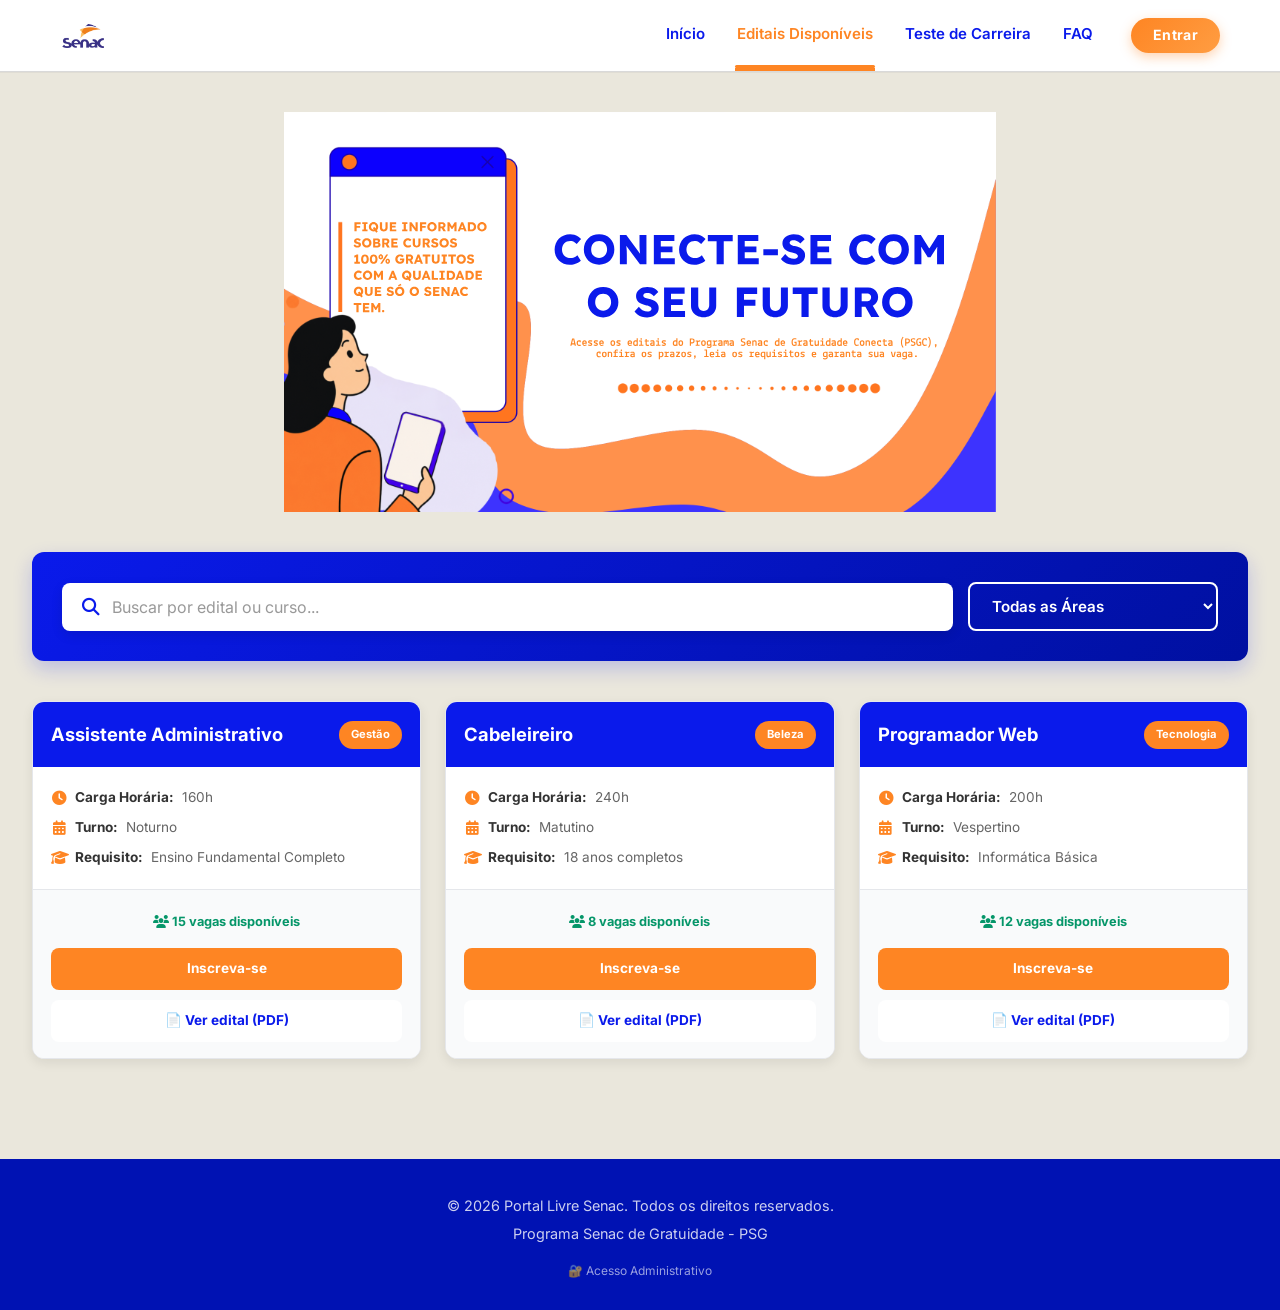
<file: portal-PSG/html/editais.html>
<!DOCTYPE html>
<html lang="pt-BR">
<head>
    <meta charset="UTF-8">
    <meta name="viewport" content="width=device-width, initial-scale=1.0">
    <title>Editais Disponíveis - Portal Livre Senac PSG</title>
    
    <!-- CSS -->
    <link rel="stylesheet" href="../css/global.css">
    <link rel="stylesheet" href="../css/editais.css">
    
    <!-- Fontes -->
    <link href="https://fonts.googleapis.com/css2?family=Inter:wght@400;500;600;700&family=Lekton:wght@400;700&family=Lexend:wght@400;600;700;800&display=swap" rel="stylesheet">
    
    <!-- FontAwesome (Necessário para os ícones funcionarem) -->
    <link rel="stylesheet" href="https://cdnjs.cloudflare.com/ajax/libs/font-awesome/6.4.0/css/all.min.css">
</head>
<body>

    <!-- NAVBAR -->
    <header class="navbar">
        <div class="container nav-content">
            <a href="home.html" class="logo">
                <img src="../img/senac-logo.png" alt="Logo SENAC" class="logo-img">
            </a>
            <button class="menu-toggle">
                <span></span>
                <span></span>
                <span></span>
            </button>
            <ul class="nav-links">
                <li><a href="home.html">Início</a></li>
                <li><a href="editais.html" class="active">Editais Disponíveis</a></li>
                <li><a href="teste-carreira.html">Teste de Carreira</a></li>
                <li><a href="faq.html">FAQ</a></li>
                <li class="login-item">
                    <a href="login.html" class="btn-nav-login">Entrar</a>
                </li>
            </ul>
        </div>
    </header>

    <!-- CONTEÚDO PRINCIPAL -->
    <main class="container">
        
        <!-- BANNER DE EDITAIS -->
        <div class="editais-banner-wrapper">
            <img src="../img/Frame 103.svg" alt="Banner Editais Senac" class="editais-banner-img" onerror="this.style.display='none'">
        </div>

        <!-- FILTROS E BUSCA -->
        <div class="filter-container">
            <div class="search-input-box">
                <i class="fas fa-search"></i>
                <input type="text" id="searchEdital" placeholder="Buscar por edital ou curso...">
            </div>
            <div class="filter-selects">
                <select id="filterArea">
                    <option value="">Todas as Áreas</option>
                    <option value="tecnologia">Tecnologia da Informação</option>
                    <option value="gestao">Gestão e Negócios</option>
                    <option value="gastronomia">Gastronomia</option>
                </select>
            </div>
        </div>

        <!-- GRID DE CURSOS -->
        <div class="courses-grid" id="coursesGrid">
        
            <!-- Card 1: Assistente Administrativo -->
            <div class="course-card">
                <div class="course-header">
                    <h3 class="course-title" style="color: white; margin: 0; font-size: 1.15rem;">Assistente Administrativo</h3>
                    <span class="course-tag">Gestão</span>
                </div>
                <div class="course-body">
                    <div class="course-info">
                        <p><i class="fas fa-clock"></i> <strong>Carga Horária:</strong> 160h</p>
                        <p><i class="fas fa-calendar-alt"></i> <strong>Turno:</strong> Noturno</p>
                        <p><i class="fas fa-graduation-cap"></i> <strong>Requisito:</strong> Ensino Fundamental Completo</p>
                    </div>
                </div>
                <div class="course-footer">
                    <span class="vagas-tag"><i class="fas fa-users"></i> 15 vagas disponíveis</span>
                    <a href="inscricao.html" class="btn-primary">Inscreva-se</a>
                    <!-- BOTÃO DO PDF ADICIONADO AQUI -->
                    <a href="../pdf/edital-adm.pdf" target="_blank" class="btn-pdf-curso">📄 Ver edital (PDF)</a>
                </div>
            </div>

            <!-- Card 2: Cabeleireiro -->
            <div class="course-card">
                <div class="course-header">
                    <h3 class="course-title" style="color: white; margin: 0; font-size: 1.15rem;">Cabeleireiro</h3>
                    <span class="course-tag">Beleza</span>
                </div>
                <div class="course-body">
                    <div class="course-info">
                        <p><i class="fas fa-clock"></i> <strong>Carga Horária:</strong> 240h</p>
                        <p><i class="fas fa-calendar-alt"></i> <strong>Turno:</strong> Matutino</p>
                        <p><i class="fas fa-graduation-cap"></i> <strong>Requisito:</strong> 18 anos completos</p>
                    </div>
                </div>
                <div class="course-footer">
                    <span class="vagas-tag"><i class="fas fa-users"></i> 8 vagas disponíveis</span>
                    <a href="inscricao.html" class="btn-primary">Inscreva-se</a>
                    <!-- BOTÃO DO PDF ADICIONADO AQUI -->
                    <a href="../pdf/edital-beleza.pdf" target="_blank" class="btn-pdf-curso">📄 Ver edital (PDF)</a>
                </div>
            </div>

            <!-- Card 3: Programador Web -->
            <div class="course-card">
                <div class="course-header">
                    <h3 class="course-title" style="color: white; margin: 0; font-size: 1.15rem;">Programador Web</h3>
                    <span class="course-tag">Tecnologia</span>
                </div>
                <div class="course-body">
                    <div class="course-info">
                        <p><i class="fas fa-clock"></i> <strong>Carga Horária:</strong> 200h</p>
                        <p><i class="fas fa-calendar-alt"></i> <strong>Turno:</strong> Vespertino</p>
                        <p><i class="fas fa-graduation-cap"></i> <strong>Requisito:</strong> Informática Básica</p>
                    </div>
                </div>
                <div class="course-footer">
                    <span class="vagas-tag"><i class="fas fa-users"></i> 12 vagas disponíveis</span>
                    <a href="inscricao.html" class="btn-primary">Inscreva-se</a>
                    <!-- BOTÃO DO PDF ADICIONADO AQUI -->
                    <a href="../pdf/edital-tecnologia.pdf" target="_blank" class="btn-pdf-curso">📄 Ver edital (PDF)</a>
                </div>
            </div>

        </div>
    </main>

    <!-- FOOTER -->
    <footer>
        <div class="container">
            <p>&copy; 2026 Portal Livre Senac. Todos os direitos reservados.</p>
            <p>Programa Senac de Gratuidade - PSG</p>
            <a href="../admin/login.html" class="admin-link">🔐 Acesso Administrativo</a>
        </div>
    </footer>

    <!-- SCRIPT CORRIGIDO -->
    <script src="../js/script.js"></script>
</body>
</html>
</file>
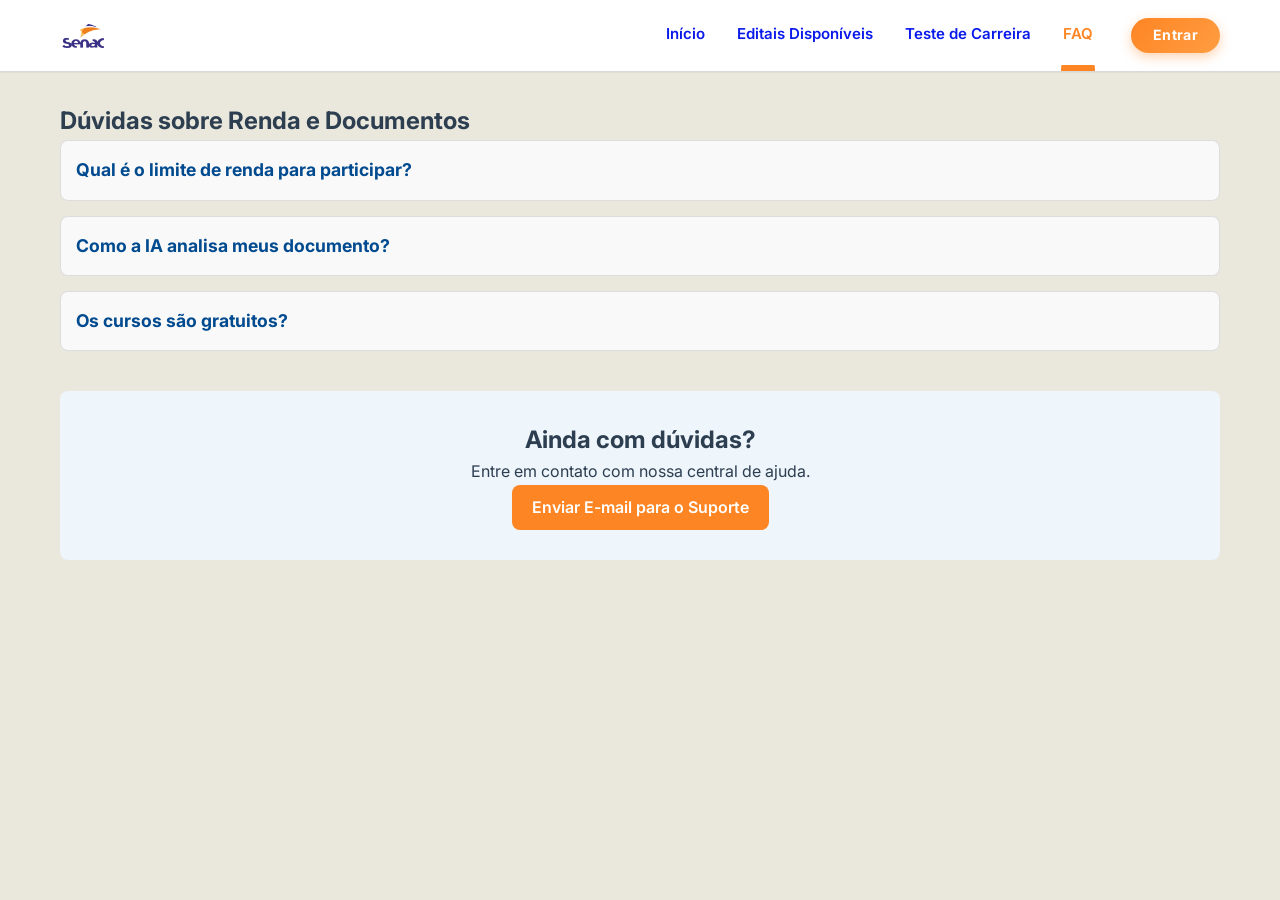
<file: portal-PSG/html/faq.html>
<!DOCTYPE html>
<html lang="pt-BR">
<head>
    <meta charset="UTF-8">
    <meta name="viewport" content="width=device-width, initial-scale=1.0">
    <title>Teste de Carreira</title>
    <!-- Fontes -->
    <link rel="stylesheet" href="../css/global.css">
     <link rel="stylesheet" href="../css/faq.css">
   <!-- Cole este link de fontes no <head> de TODAS as páginas -->
<link href="https://fonts.googleapis.com/css2?family=Inter:wght@400;500;600;700&family=Lekton:wght@400;700&family=Lexend:wght@400;600;700;800&display=swap" rel="stylesheet">
</head> <!-- O HEAD AGORA ESTÁ FECHADO AQUI -->
<body>
   <!-- CABEÇALHO (NAVBAR) PADRONIZADO -->
<header class="navbar">
    <div class="container nav-content">
        <a href="home.html" class="logo">
            <img src="../img/senac-logo.png" alt="Logo SENAC" class="logo-img">
        </a>

        <ul class="nav-links">
            <li><a href="home.html">Início</a></li>
            <li><a href="editais.html">Editais Disponíveis</a></li>
            <li><a href="teste-carreira.html">Teste de Carreira</a></li>
            <li><a href="faq.html" class="active">FAQ</a></li>
            <li class="login-item">
                <a href="login.html" class="btn-nav-login">Entrar</a>
            </li>
        </ul>
    </div>
</header>
    <main class="container">
        <section class="faq-accordion">
            <h2>Dúvidas sobre Renda e Documentos</h2>
            
            <details>
                <summary>Qual é o limite de renda para participar?</summary>
                <p>A renda per capita familiar não pode ultrapassar 2 salários mínimos federais.</p>
            </details>

            <details>
                <summary>Como a IA analisa meus documento?</summary>
                <p>O sistema extrai os dados via OCR. Caso a imagem esteja embaçada ou ilegível, o documento será direcionado para análise humana pela equipe do SENAC.</p>
            </details>

            <details>
                <summary>Os cursos são gratuitos?</summary>
                <p>sim</p>
            </details>


        </section>

        <section class="suporte-direto">
            <h2>Ainda com dúvidas?</h2>
            <p>Entre em contato com nossa central de ajuda.</p>
            <a href="mailto:suporte.psg@pe.senac.br" class="btn-primary">Enviar E-mail para o Suporte</a>
        </section>
    </main>
</body>
</html>
</file>
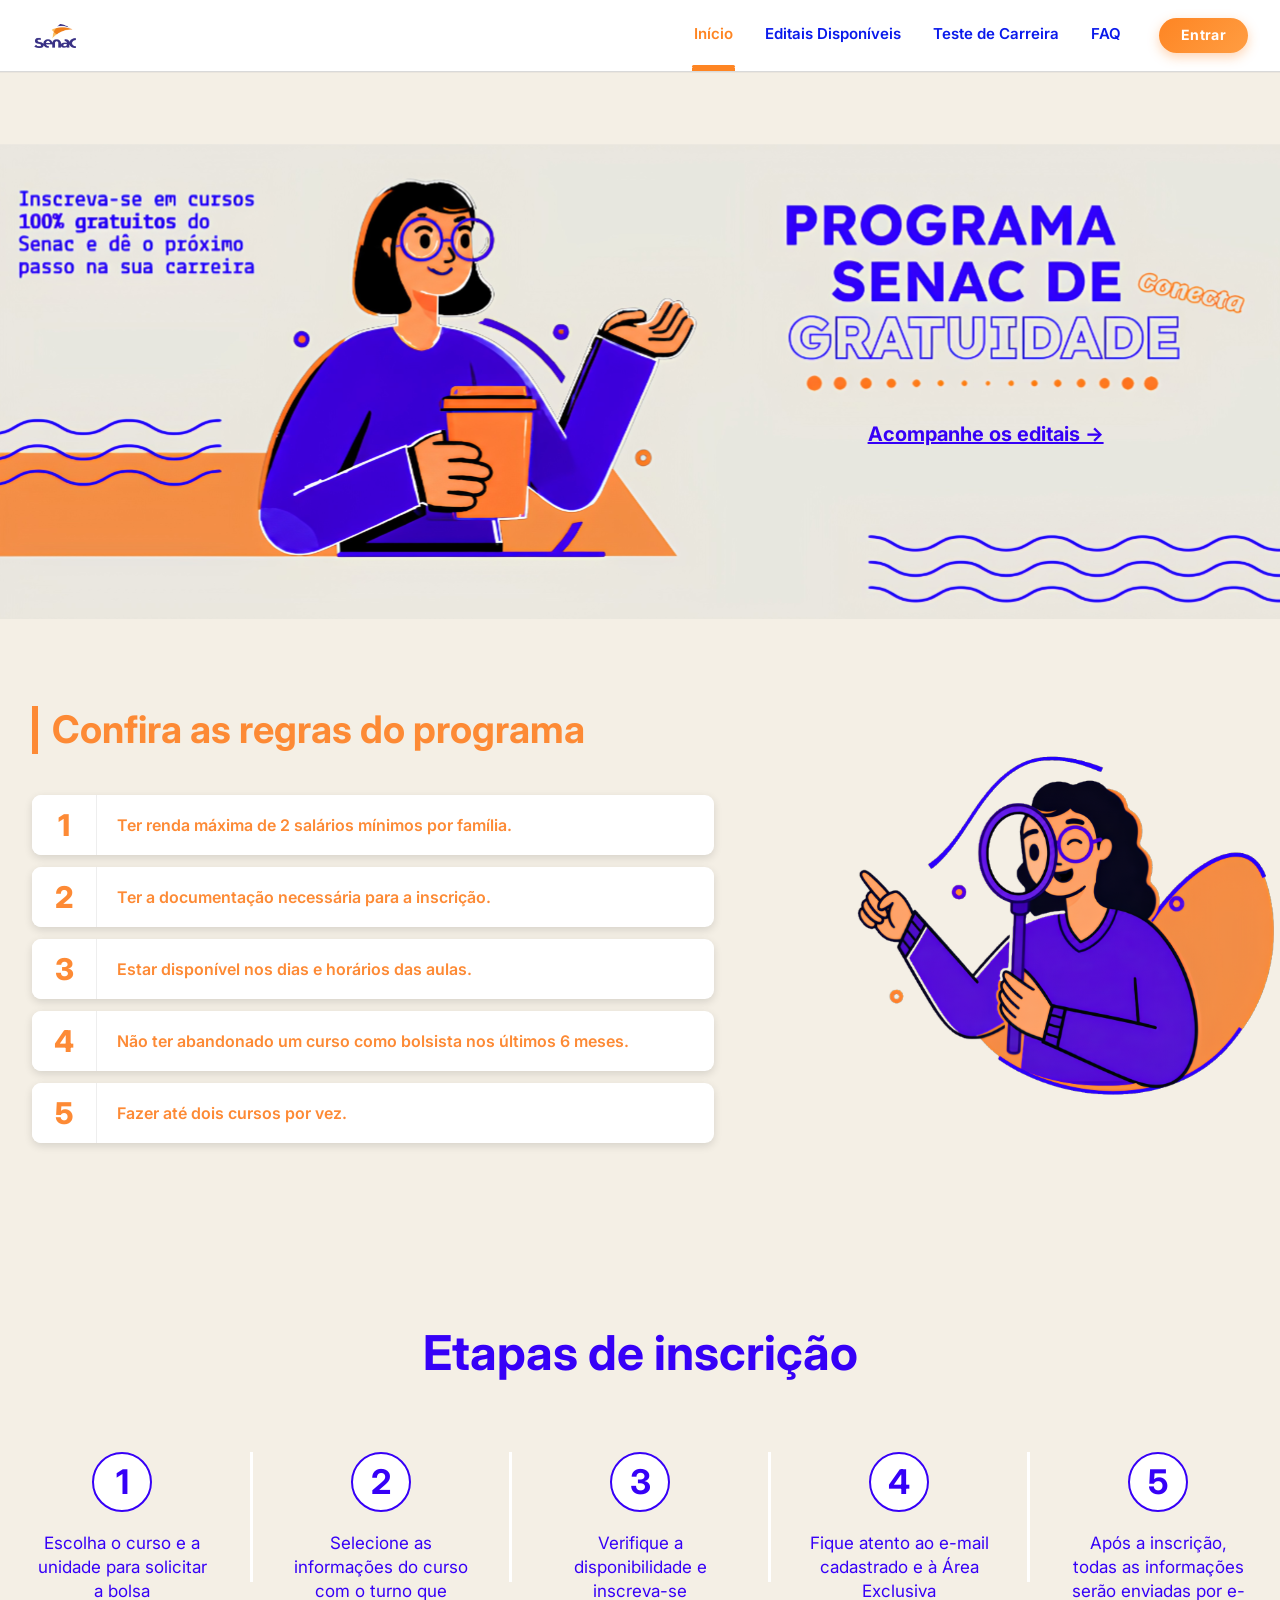
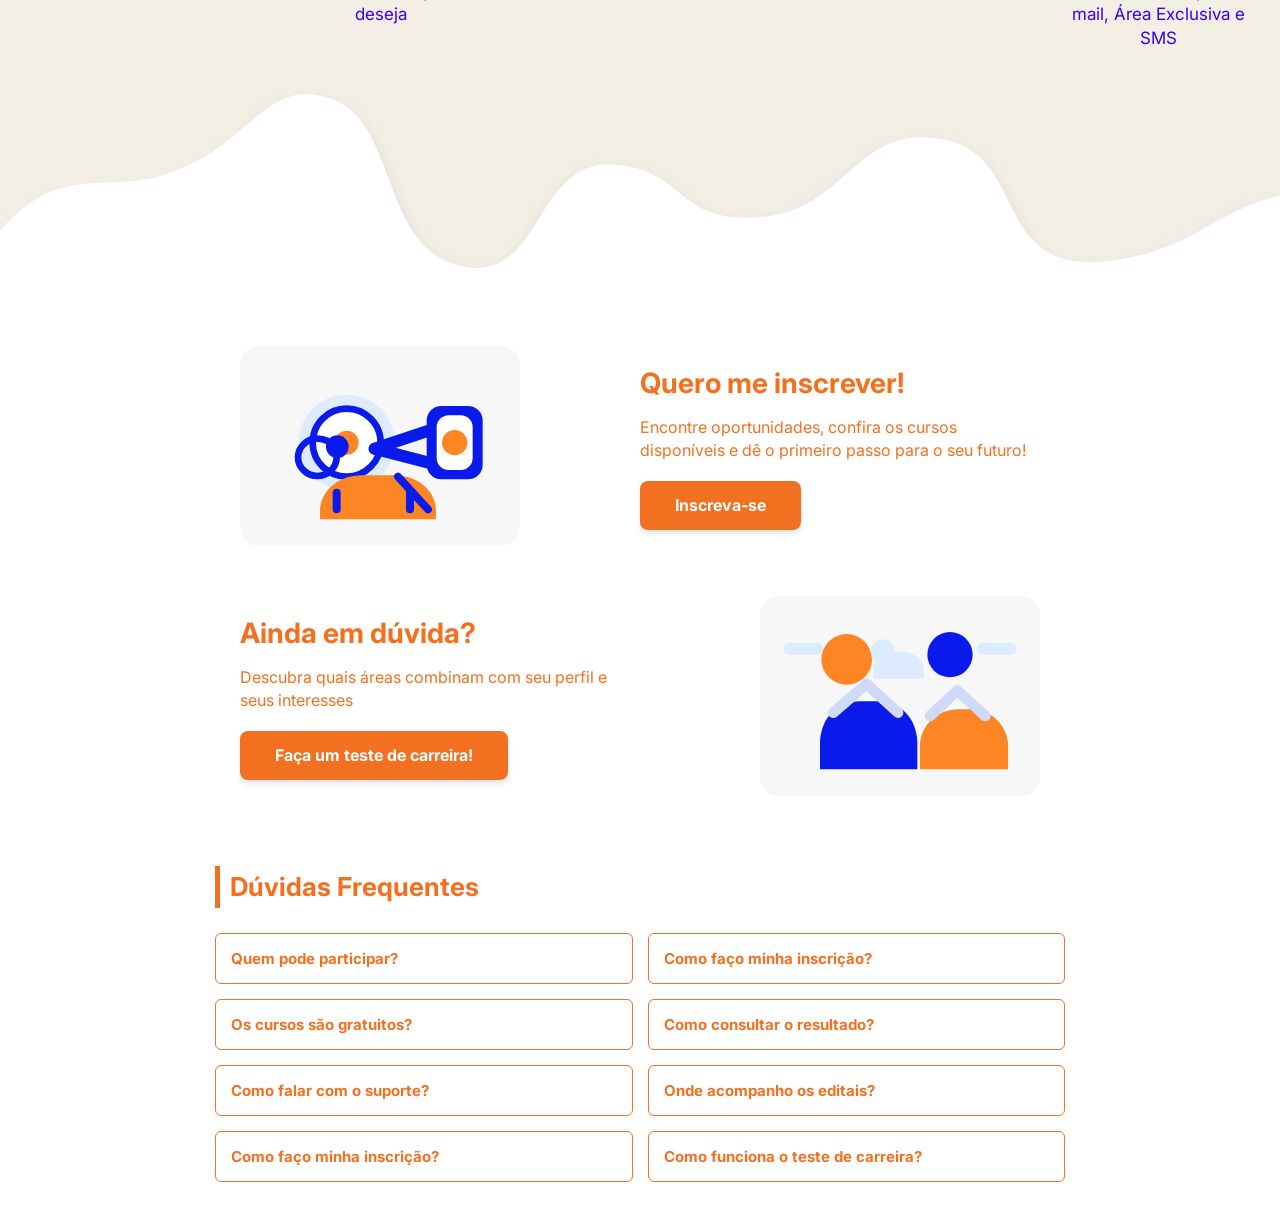
<file: portal-PSG/html/home.html>
<!DOCTYPE html>
<html lang="pt-BR">

<head>
    <meta charset="UTF-8">
    <meta name="viewport" content="width=device-width, initial-scale=1.0">

    <title>Programa Senac de Gratuidade</title>

    <link rel="stylesheet" href="../css/global.css">
    <link rel="stylesheet" href="../css/home.css">

    <!-- Fonte -->
    <link rel="preconnect" href="https://fonts.googleapis.com">
    <link rel="preconnect" href="https://fonts.gstatic.com" crossorigin>
    <link href="https://fonts.googleapis.com/css2?family=Inter:wght@400;500;600;700;800&display=swap" rel="stylesheet">
</head>

<body>
    <!-- ==================================================
         NAVBAR
    ================================================== -->
    <header class="navbar">
        <div class="container nav-content">
            <a href="home.html" class="logo">
                <img src="../img/senac-logo.png" alt="Logo SENAC" class="logo-img">
            </a>

            <button class="menu-toggle">
                <span></span>
                <span></span>
                <span></span>
            </button>

            <ul class="nav-links">
                <li><a href="home.html" class="active">Início</a></li>
                <li><a href="editais.html">Editais Disponíveis</a></li>
                <li><a href="teste-carreira.html">Teste de Carreira</a></li>
                <li><a href="faq.html">FAQ</a></li>
                <li class="login-item">
                    <a href="login.html" class="btn-nav-login">Entrar</a>
                </li>
            </ul>
        </div>
    </header>


    <!-- ==================================================
         BANNER
    ================================================== -->

    <main>

        <section class="banner-home">

            <img
                src="../assets/HomePage 1.svg"
                class="banner-img"
                alt="Programa Senac de Gratuidade"
            >

            <a
                href="editais.html"
                class="btn-banner"
            >
                Acompanhe os editais →
            </a>
        </section>

        <!-- ==================================================
             REGRAS DO PROGRAMA
        ================================================== -->
        <section class="regras">
            <div class="container regras-container">

                <!-- LADO ESQUERDO -->
                <div class="regras-esquerda">
                    <h2>
                        <span class="titulo-linha"></span>
                        Confira as regras do programa
                    </h2>

                    <!-- REGRA 1 -->
                    <button
                        type="button"
                        class="card-regra"
                    >
                        <span class="numero">
                            1
                        </span>
                        <span class="texto-regra">
                            Ter renda máxima de 2 salários mínimos por família.
                        </span>
                    </button>

                    <!-- REGRA 2 -->
                    <button
                        type="button"
                        class="card-regra"
                    >
                        <span class="numero">
                            2
                        </span>
                        <span class="texto-regra">
                            Ter a documentação necessária para a inscrição.
                        </span>
                    </button>

                    <!-- REGRA 3 -->
                    <button
                        type="button"
                        class="card-regra"
                    >
                        <span class="numero">
                            3
                        </span>
                        <span class="texto-regra">
                            Estar disponível nos dias e horários das aulas.
                        </span>
                    </button>

                    <!-- REGRA 4 -->
                    <button
                        type="button"
                        class="card-regra"
                    >

                        <span class="numero">
                            4
                        </span>
                        <span class="texto-regra">
                            Não ter abandonado um curso como bolsista nos últimos 6 meses.
                        </span>
                    </button>

                    <!-- REGRA 5 -->
                    <button
                        type="button"
                        class="card-regra"
                    >
                        <span class="numero">
                            5
                        </span>
                        <span class="texto-regra">
                            Fazer até dois cursos por vez.
                        </span>
                    </button>
                </div>

                <!-- LADO DIREITO -->
                <div class="regras-direita">
                    <img
                        src="../assets/MulherLupaHome.svg"
                        alt="Mulher segurando uma lupa"
                    >
                </div>
            </div>
        </section>


        <!-- ==================================================
             ETAPAS DE INSCRIÇÃO
        ================================================== -->
        <section class="etapas">
            <div class="container">
                <h2>
                    Etapas de inscrição
                </h2>

                <div class="linha-etapas">

                    <!-- ETAPA 1 -->
                    <div class="etapa">
                        <div class="circulo">
                            1
                        </div>
                        <p>
                            Escolha o curso e a unidade para solicitar a bolsa
                        </p>
                    </div>

                    <div class="barra"></div>

                    <!-- ETAPA 2 -->
                    <div class="etapa">
                        <div class="circulo">
                            2
                        </div>
                        <p>
                            Selecione as informações do curso com o turno que deseja
                        </p>
                    </div>

                    <div class="barra"></div>

                    <!-- ETAPA 3 -->
                    <div class="etapa">
                        <div class="circulo">
                            3
                        </div>
                        <p>
                            Verifique a disponibilidade e inscreva-se
                        </p>
                    </div>
                    <div class="barra"></div>

                    <!-- ETAPA 4 -->
                    <div class="etapa">
                        <div class="circulo">
                            4
                        </div>
                        <p>
                            Fique atento ao e-mail cadastrado e à Área Exclusiva
                        </p>
                    </div>

                    <div class="barra"></div>

                    <!-- ETAPA 5 -->
                    <div class="etapa">
                        <div class="circulo">
                            5
                        </div>
                        <p>
                            Após a inscrição, todas as informações serão enviadas por e-mail, Área Exclusiva e SMS
                        </p>
                    </div>
                </div>
            </div>


            <!-- ==================================================
                 EFEITO DERRETENDO
            ================================================== -->
            <div class="onda-divisoria">
                <svg
                    viewBox="0 0 1440 260"
                    preserveAspectRatio="none"
                    aria-hidden="true"
                >
                    <defs>
                        <filter
                            id="sombra-onda"
                            x="-20%"
                            y="-20%"
                            width="140%"
                            height="160%"
                        >
                            <feGaussianBlur
                                stdDeviation="10"
                            />
                        </filter>
                    </defs>

                    <!-- SOMBRA -->
                    <path
                        class="onda-sombra"
                        d="
                        M0,190
                        C70,110 120,150 190,125
                        C280,95 300,10 370,35
                        C450,60 425,205 520,225
                        C610,245 600,105 690,110
                        C770,115 760,175 850,170
                        C950,165 960,70 1050,80
                        C1160,90 1110,230 1240,220
                        C1340,210 1360,165 1440,145
                        L1440,260
                        L0,260
                        Z
                        "
                        filter="url(#sombra-onda)"
                    />

                    <!-- PARTE BRANCA -->
                    <path
                        class="onda-branca"
                        d="
                        M0,175
                        C70,95 120,135 190,110
                        C280,80 300,0 370,25
                        C450,50 425,195 520,215
                        C610,235 600,95 690,100
                        C770,105 760,165 850,160
                        C950,155 960,60 1050,70
                        C1160,80 1110,220 1240,210
                        C1340,200 1360,155 1440,135
                        L1440,260
                        L0,260
                        Z
                        "
                    />
                </svg>
            </div>
        </section>

        </section>
 
<section class="secao-branca">

  <div class="bloco-inscricao">
    <div class="conteudo-inscricao">
      <img src="../assets/binoculo.svg" alt="Ilustração com binóculo" class="img-binoculo">
      
      <div class="texto-e-botao">
        <h2>Quero me inscrever!</h2>
        <p>Encontre oportunidades, confira os cursos disponíveis e dê o primeiro passo para o seu futuro!</p>
        <a href="#inscricao" class="btn-laranja btn-inscreva">Inscreva-se</a>
      </div>
    </div>
  </div>

  <div class="bloco-duvida">
    <div class="conteudo-duvida">
      <div class="texto-e-botao">
        <h2>Ainda em dúvida?</h2>
        <p>Descubra quais áreas combinam com seu perfil e seus interesses</p>
        <a href="#teste" class="btn-laranja btn-teste">Faça um teste de carreira!</a>
      </div>
      
      <img src="../assets/pessoas-estudando.svg" alt="Ilustração pessoas estudando" class="img-pessoas">
    </div>
  </div>

  <div class="secao-faq">
    <h2 class="titulo-faq">Dúvidas Frequentes</h2>

    <div class="grid-faq">
      <button class="card-faq">Quem pode participar?</button>
      <button class="card-faq">Como faço minha inscrição?</button>
      <button class="card-faq">Os cursos são gratuitos?</button>
      <button class="card-faq">Como consultar o resultado?</button>
      <button class="card-faq">Como falar com o suporte?</button>
      <button class="card-faq">Onde acompanho os editais?</button>
      <button class="card-faq">Como faço minha inscrição?</button>
      <button class="card-faq">Como funciona o teste de carreira?</button>
    </div>
  </div>

</section>

    </main>

    <!-- ==================================================
         JAVASCRIPT
    ================================================== -->
    <script src="../js/script.js"></script>

</body>

</html>
</file>
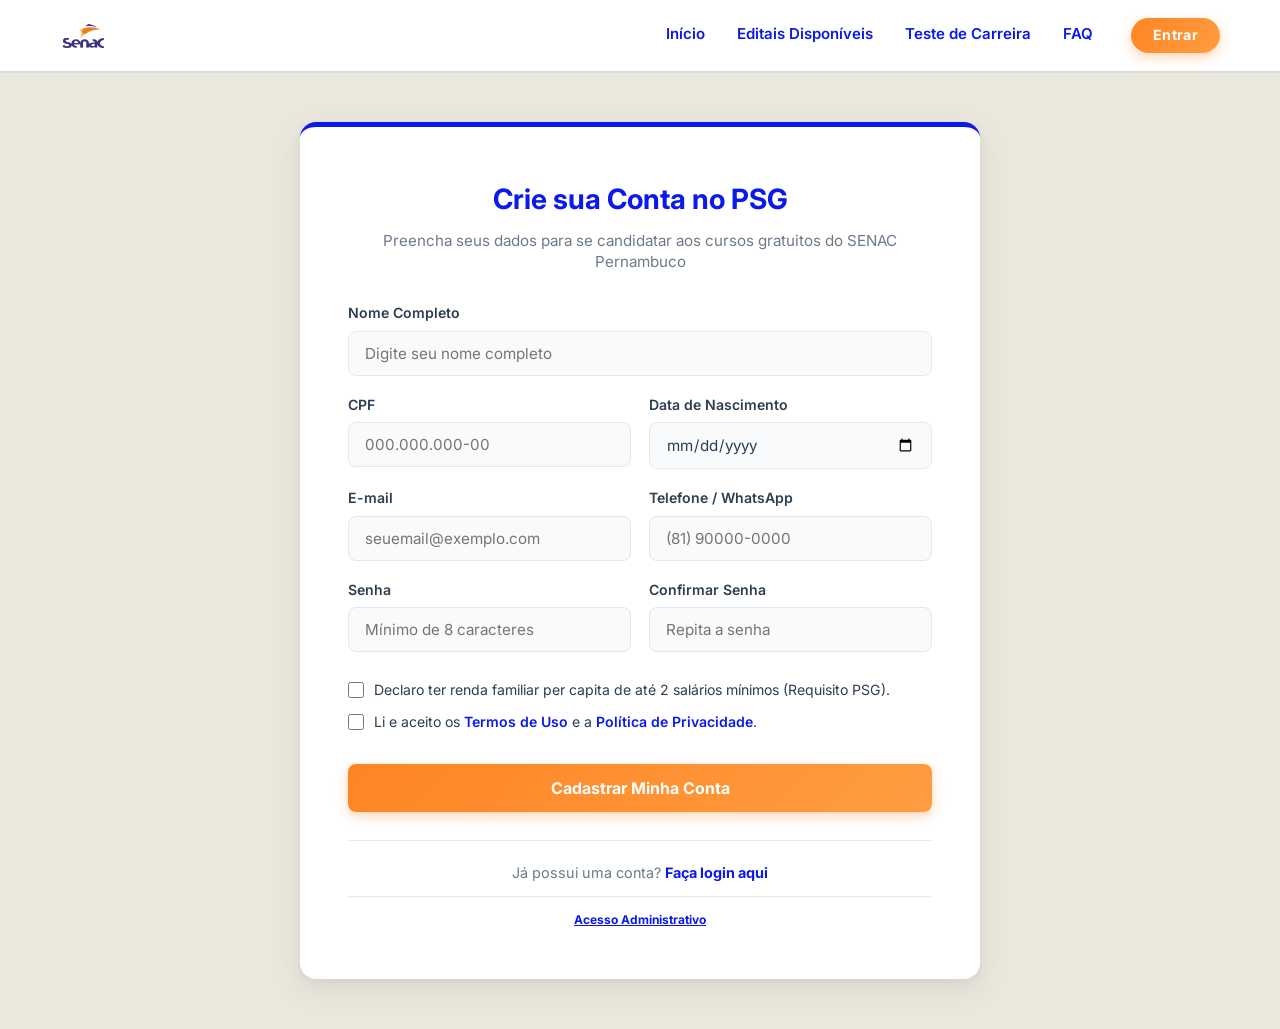
<file: portal-PSG/html/inscricao.html>
<!DOCTYPE html>
<html lang="pt-BR">
<head>
    <meta charset="UTF-8">
    <meta name="viewport" content="width=device-width, initial-scale=1.0">
    <title>Crie sua Conta - Portal PSG SENAC PE</title>
    <link rel="stylesheet" href="../css/global.css">
    <link rel="stylesheet" href="../css/incricao.css">
     <!-- Cole este link de fontes no <head> de TODAS as páginas -->
<link href="https://fonts.googleapis.com/css2?family=Inter:wght@400;500;600;700&family=Lekton:wght@400;700&family=Lexend:wght@400;600;700;800&display=swap" rel="stylesheet">
</head>
<body>

    <!-- CABEÇALHO (NAVBAR) -->
    <header class="navbar">
        <div class="container nav-content">
            <a href="home.html" class="logo">
                <img src="../img/senac-logo.png" alt="Logo SENAC" class="logo-img">
            </a>

            <ul class="nav-links">
                <li><a href="home.html">Início</a></li>
                <li><a href="editais.html">Editais Disponíveis</a></li>
                <li><a href="teste-carreira.html">Teste de Carreira</a></li>
                <li><a href="faq.html">FAQ</a></li>
                <li class="login-item">
                    <a href="login.html" class="btn-nav-login">Entrar</a>
                </li>
            </ul>
        </div>
    </header>

    <!-- CONTAINER DA TELA DE CADASTRO -->
    <main class="register-wrapper">
        <div class="register-card">
            <div class="register-header">
                <h2>Crie sua Conta no PSG</h2>
                <p>Preencha seus dados para se candidatar aos cursos gratuitos do SENAC Pernambuco</p>
            </div>

            <form action="login.html" method="POST" class="register-form">
                <div class="form-grid">
                    <!-- Nome Completo (Linha Inteira) -->
                    <div class="input-group full-width">
                        <label for="nome">Nome Completo</label>
                        <input type="text" id="nome" name="nome" placeholder="Digite seu nome completo" required>
                    </div>

                    <!-- CPF -->
                    <div class="input-group">
                        <label for="cpf">CPF</label>
                        <input type="text" id="cpf" name="cpf" placeholder="000.000.000-00" required>
                    </div>

                    <!-- Data de Nascimento -->
                    <div class="input-group">
                        <label for="nascimento">Data de Nascimento</label>
                        <input type="date" id="nascimento" name="nascimento" required>
                    </div>

                    <!-- E-mail -->
                    <div class="input-group">
                        <label for="email">E-mail</label>
                        <input type="email" id="email" name="email" placeholder="seuemail@exemplo.com" required>
                    </div>

                    <!-- Telefone -->
                    <div class="input-group">
                        <label for="telefone">Telefone / WhatsApp</label>
                        <input type="tel" id="telefone" name="telefone" placeholder="(81) 90000-0000" required>
                    </div>

                    <!-- Senha -->
                    <div class="input-group">
                        <label for="senha">Senha</label>
                        <input type="password" id="senha" name="senha" placeholder="Mínimo de 8 caracteres" required>
                    </div>

                    <!-- Confirmar Senha -->
                    <div class="input-group">
                        <label for="confirma-senha">Confirmar Senha</label>
                        <input type="password" id="confirma-senha" name="confirma-senha" placeholder="Repita a senha" required>
                    </div>
                </div>

                <!-- DECLARAÇÕES E TERMOS (PSG) -->
                <div class="checkbox-group">
                    <label class="checkbox-container">
                        <input type="checkbox" name="renda" required>
                        <span>Declaro ter renda familiar per capita de até 2 salários mínimos (Requisito PSG).</span>
                    </label>

                    <label class="checkbox-container">
                        <input type="checkbox" name="termos" required>
                        <span>Li e aceito os <a href="#">Termos de Uso</a> e a <a href="#">Política de Privacidade</a>.</span>
                    </label>
                </div>

                <button type="submit" class="btn-submit">Cadastrar Minha Conta</button>
            </form>

            <div class="register-footer">
                <p>Já possui uma conta? <a href="login.html">Faça login aqui</a></p>
                <hr style="margin: 12px 0; opacity: 0.2;">
                <p style="font-size: 12px;">
                    <a href="../admin/login.html" style="color: #0A1AEB; text-decoration: underline;">Acesso Administrativo</a>
                </p>
            </div>
        </div>
    </main>

</body>
</html>
</file>
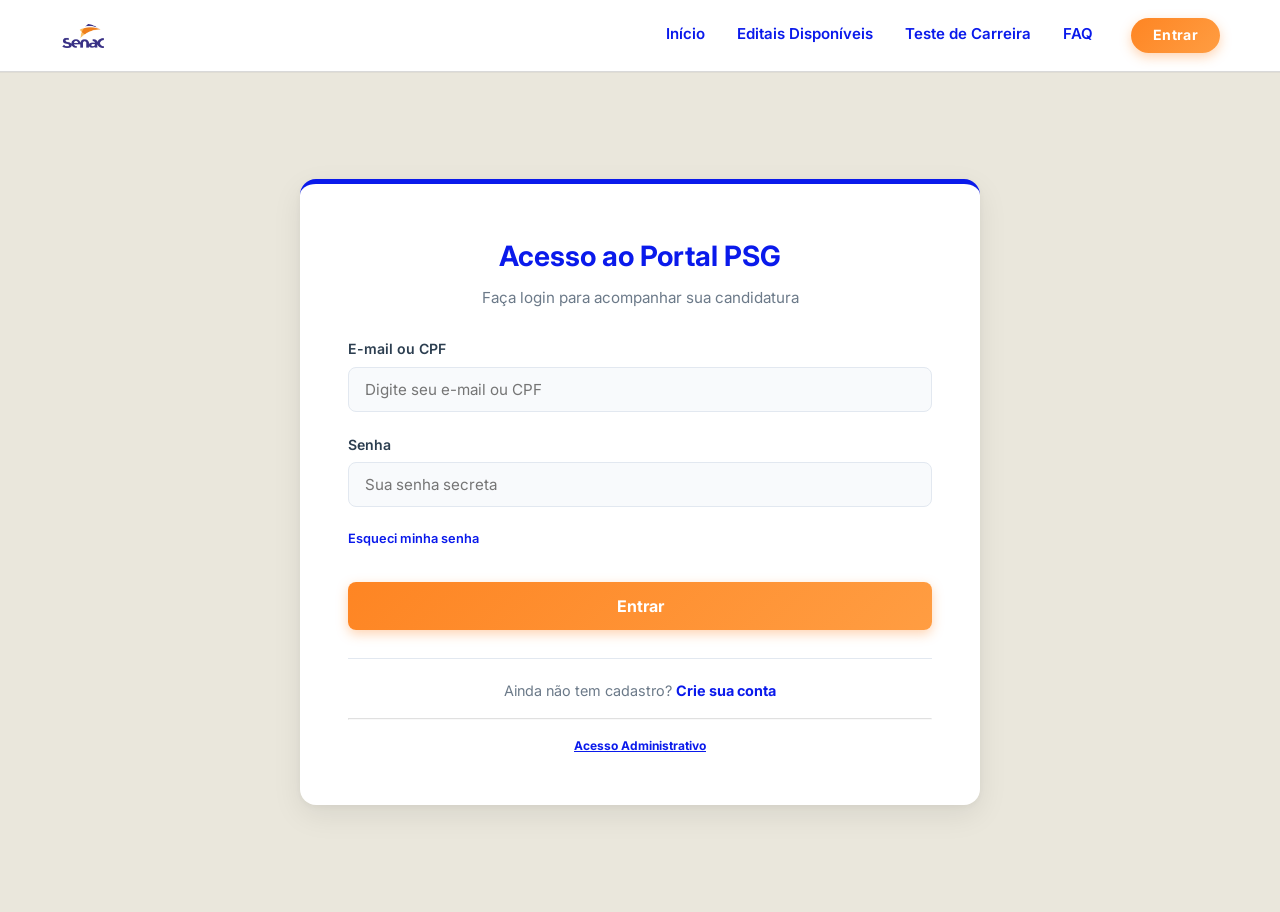
<file: portal-PSG/html/login.html>
<!DOCTYPE html>
<html lang="pt-BR">
<head>
    <meta charset="UTF-8">
    <meta name="viewport" content="width=device-width, initial-scale=1.0">
    <title>Acesso ao Portal PSG</title>
    <!-- Fontes e Ícones -->
    <link rel="stylesheet" href="https://cdnjs.cloudflare.com/ajax/libs/font-awesome/6.4.0/css/all.min.css">
    <link rel="stylesheet" href="../css/global.css">
    <link rel="stylesheet" href="../css/login.css">
    <link href="https://fonts.googleapis.com/css2?family=Inter:wght@400;500;600;700&family=Lekton:wght@400;700&family=Lexend:wght@400;600;700;800&display=swap" rel="stylesheet">
</head>
<body>
    <header class="navbar">
        <div class="container nav-content">
            <a href="home.html" class="logo">
                <img src="../img/senac-logo.png" alt="Logo SENAC" class="logo-img">
            </a>
            <ul class="nav-links">
                <li><a href="home.html">Início</a></li>
                <li><a href="editais.html">Editais Disponíveis</a></li>
                <li><a href="teste-carreira.html">Teste de Carreira</a></li>
                <li><a href="faq.html">FAQ</a></li>
                <li class="login-item">
                    <a href="login.html" class="btn-nav-login">Entrar</a>
                </li>
            </ul>
        </div>
    </header>

    <main class="login-wrapper">
        <div class="login-card">
            <div class="login-header">
                <h2>Acesso ao Portal PSG</h2>
                <p>Faça login para acompanhar sua candidatura</p>
            </div>

            <!-- Formulário com ID correto e sem action/method para não disparar GET -->
            <form id="login-form" class="login-form">
                <div class="input-group">
                    <label for="email">E-mail ou CPF</label>
                    <input type="text" id="email" name="email" required placeholder="Digite seu e-mail ou CPF">
                </div>
                
                <div class="input-group">
                    <label for="password">Senha</label>
                    <input type="password" id="password" name="password" required placeholder="Sua senha secreta">
                </div>

                <div class="input-group">
                    <a href="#" class="forgot-link">Esqueci minha senha</a>
                </div>

                <button type="submit" class="btn-submit">Entrar</button>
            </form>
            
            <div class="login-footer">
                <p>Ainda não tem cadastro? <a href="inscricao.html">Crie sua conta</a></p>
                <hr style="margin: 16px 0; opacity: 0.3;">
                <p style="font-size: 12px; text-align: center;">
                    <!-- Caminho relativo direto para a subpasta admin -->
                    <a href="admin/login.html" style="color: #0A1AEB; text-decoration: underline;">Acesso Administrativo</a>
                </p>
            </div>
        </div>
    </main>

    <!-- Importação do arquivo de autenticação -->
    <script src="../js/auth.js"></script>
</body>
</html>
</file>
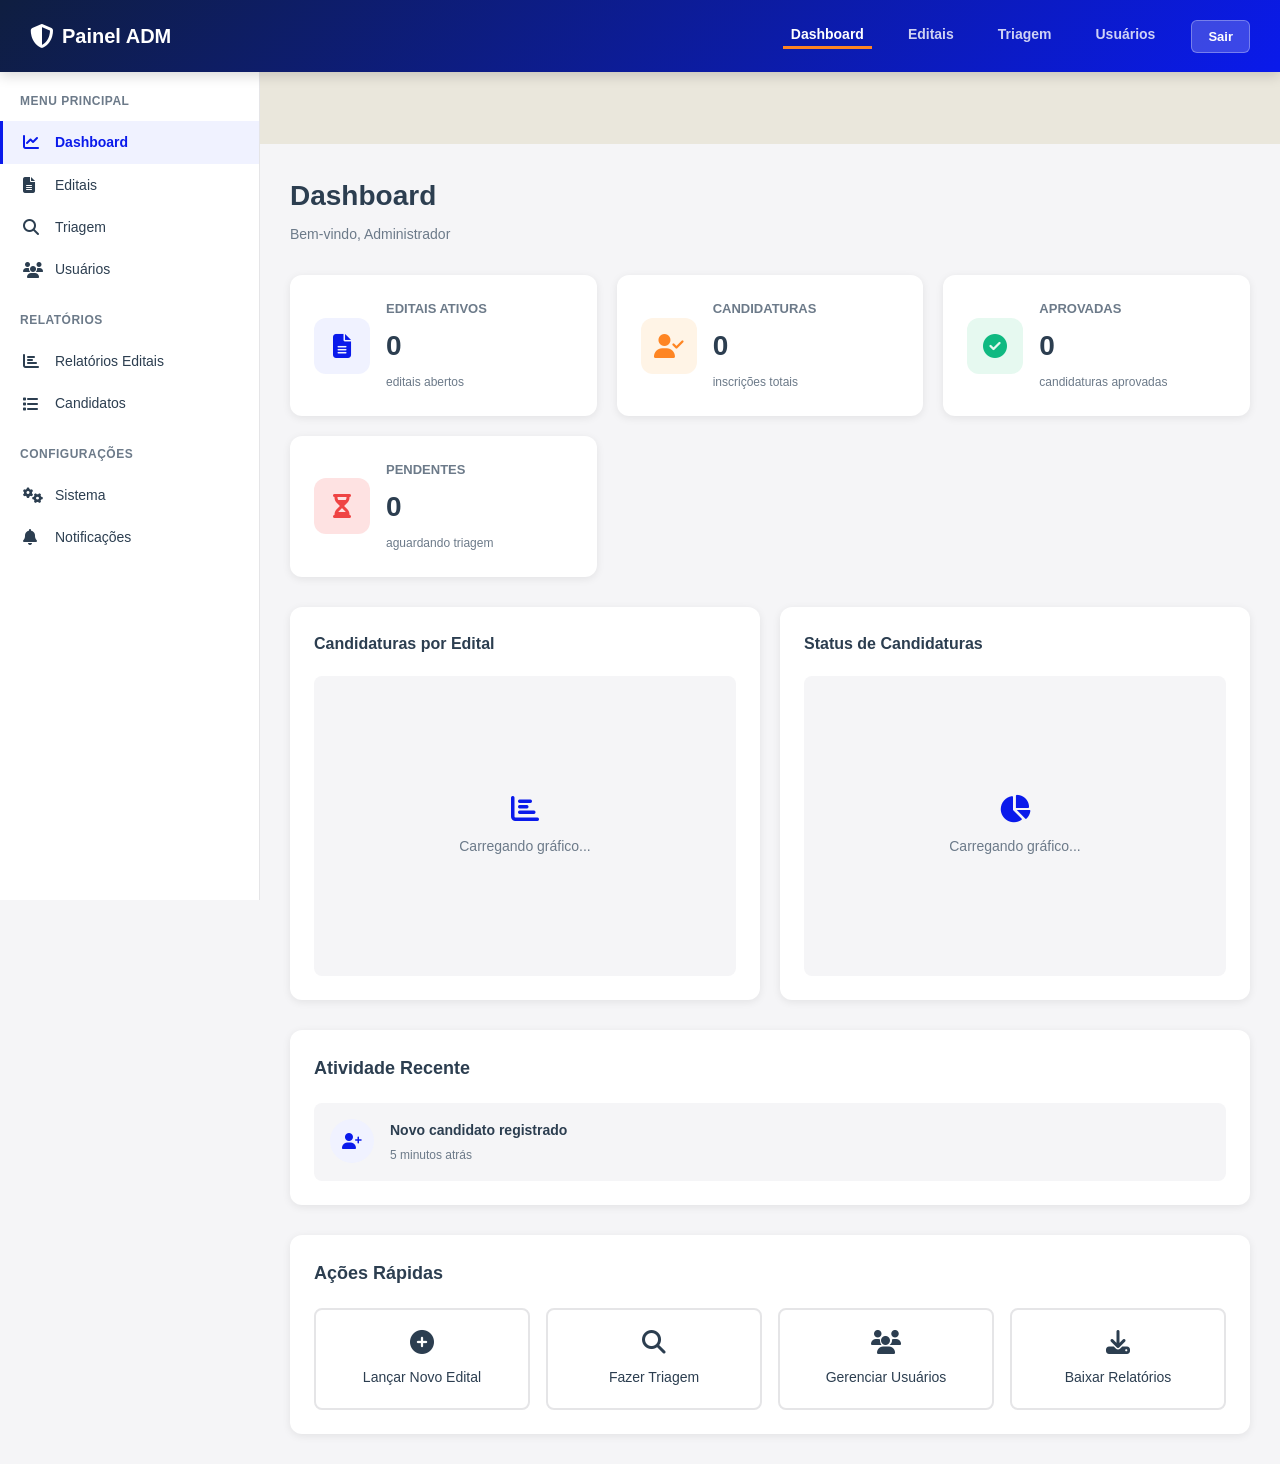
<file: portal-PSG/html/admin/dashboard.html>
<!DOCTYPE html>
<html lang="pt-BR">
<head>
    <meta charset="UTF-8">
    <meta name="viewport" content="width=device-width, initial-scale=1.0">
    <title>Dashboard - Painel Administrativo</title>
    <link rel="stylesheet" href="https://cdnjs.cloudflare.com/ajax/libs/font-awesome/6.4.0/css/all.min.css">
    <link rel="stylesheet" href="../../css/global.css">
    <link rel="stylesheet" href="../../css/admin.css">
</head>
<body>
    <!-- Admin Navbar -->
    <nav class="admin-navbar">
        <div class="admin-navbar-container">
            <div class="admin-navbar-brand">
                <span class="admin-logo">
                    <i class="fas fa-shield-alt"></i> Painel ADM
                </span>
            </div>
            <div class="admin-nav-links">
                <a href="dashboard.html" active="active">Dashboard</a>
                <a href="editais.html">Editais</a>
                <a href="triagem.html">Triagem</a>
                <a href="usuarios.html">Usuários</a>
                <button class="btn-nav-logout" onclick="adminLogout()">Sair</button>
            </div>
        </div>
    </nav>

    <!-- Main Content -->
    <main class="admin-main-content">
        <!-- Sidebar -->
        <aside class="admin-sidebar">
            <div class="sidebar-menu">
                <div class="menu-section">
                    <h3>Menu Principal</h3>
                    <ul>
                        <li><a href="dashboard.html" class="active"><i class="fas fa-chart-line"></i> Dashboard</a></li>
                        <li><a href="editais.html"><i class="fas fa-file-alt"></i> Editais</a></li>
                        <li><a href="triagem.html"><i class="fas fa-search"></i> Triagem</a></li>
                        <li><a href="usuarios.html"><i class="fas fa-users"></i> Usuários</a></li>
                    </ul>
                </div>

                <div class="menu-section">
                    <h3>Relatórios</h3>
                    <ul>
                        <li><a href="#relatorios-editais"><i class="fas fa-chart-bar"></i> Relatórios Editais</a></li>
                        <li><a href="#relatorios-candidatos"><i class="fas fa-list"></i> Candidatos</a></li>
                    </ul>
                </div>

                <div class="menu-section">
                    <h3>Configurações</h3>
                    <ul>
                        <li><a href="#config-sistema"><i class="fas fa-cogs"></i> Sistema</a></li>
                        <li><a href="#config-notificacoes"><i class="fas fa-bell"></i> Notificações</a></li>
                    </ul>
                </div>
            </div>
        </aside>

        <!-- Dashboard Content -->
        <div class="admin-container">
            <!-- Header -->
            <div class="admin-header">
                <h1>Dashboard</h1>
                <p>Bem-vindo, <span id="admin-name">Administrador</span></p>
            </div>

            <!-- KPI Cards -->
            <section class="kpi-grid">
                <div class="kpi-card">
                    <div class="kpi-icon blue">
                        <i class="fas fa-file-alt"></i>
                    </div>
                    <div class="kpi-content">
                        <h3>Editais Ativos</h3>
                        <p class="kpi-number" id="editais-ativos">0</p>
                        <small>editais abertos</small>
                    </div>
                </div>

                <div class="kpi-card">
                    <div class="kpi-icon orange">
                        <i class="fas fa-user-check"></i>
                    </div>
                    <div class="kpi-content">
                        <h3>Candidaturas</h3>
                        <p class="kpi-number" id="total-candidaturas">0</p>
                        <small>inscrições totais</small>
                    </div>
                </div>

                <div class="kpi-card">
                    <div class="kpi-icon green">
                        <i class="fas fa-check-circle"></i>
                    </div>
                    <div class="kpi-content">
                        <h3>Aprovadas</h3>
                        <p class="kpi-number" id="aprovadas">0</p>
                        <small>candidaturas aprovadas</small>
                    </div>
                </div>

                <div class="kpi-card">
                    <div class="kpi-icon red">
                        <i class="fas fa-hourglass-half"></i>
                    </div>
                    <div class="kpi-content">
                        <h3>Pendentes</h3>
                        <p class="kpi-number" id="pendentes">0</p>
                        <small>aguardando triagem</small>
                    </div>
                </div>
            </section>

            <!-- Charts Section -->
            <section class="charts-grid">
                <div class="chart-card">
                    <h2>Candidaturas por Edital</h2>
                    <div id="chart-editais" class="chart-placeholder">
                        <i class="fas fa-chart-bar"></i>
                        Carregando gráfico...
                    </div>
                </div>

                <div class="chart-card">
                    <h2>Status de Candidaturas</h2>
                    <div id="chart-status" class="chart-placeholder">
                        <i class="fas fa-chart-pie"></i>
                        Carregando gráfico...
                    </div>
                </div>
            </section>

            <!-- Recent Activity -->
            <section class="recent-activity">
                <h2>Atividade Recente</h2>
                <div class="activity-list" id="activity-list">
                    <div class="activity-item">
                        <div class="activity-icon">
                            <i class="fas fa-user-plus"></i>
                        </div>
                        <div class="activity-content">
                            <p><strong>Novo candidato registrado</strong></p>
                            <small>5 minutos atrás</small>
                        </div>
                    </div>
                </div>
            </section>

            <!-- Quick Actions -->
            <section class="quick-actions">
                <h2>Ações Rápidas</h2>
                <div class="actions-grid">
                    <a href="editais.html" class="action-card">
                        <i class="fas fa-plus-circle"></i>
                        <span>Lançar Novo Edital</span>
                    </a>
                    <a href="triagem.html" class="action-card">
                        <i class="fas fa-search"></i>
                        <span>Fazer Triagem</span>
                    </a>
                    <a href="usuarios.html" class="action-card">
                        <i class="fas fa-users"></i>
                        <span>Gerenciar Usuários</span>
                    </a>
                    <a href="#relatorios" class="action-card">
                        <i class="fas fa-download"></i>
                        <span>Baixar Relatórios</span>
                    </a>
                </div>
            </section>
        </div>
    </main>

    <script src="../../js/auth.js"></script>
    <script src="../../js/admin.js"></script>
</body>
</html>
</file>
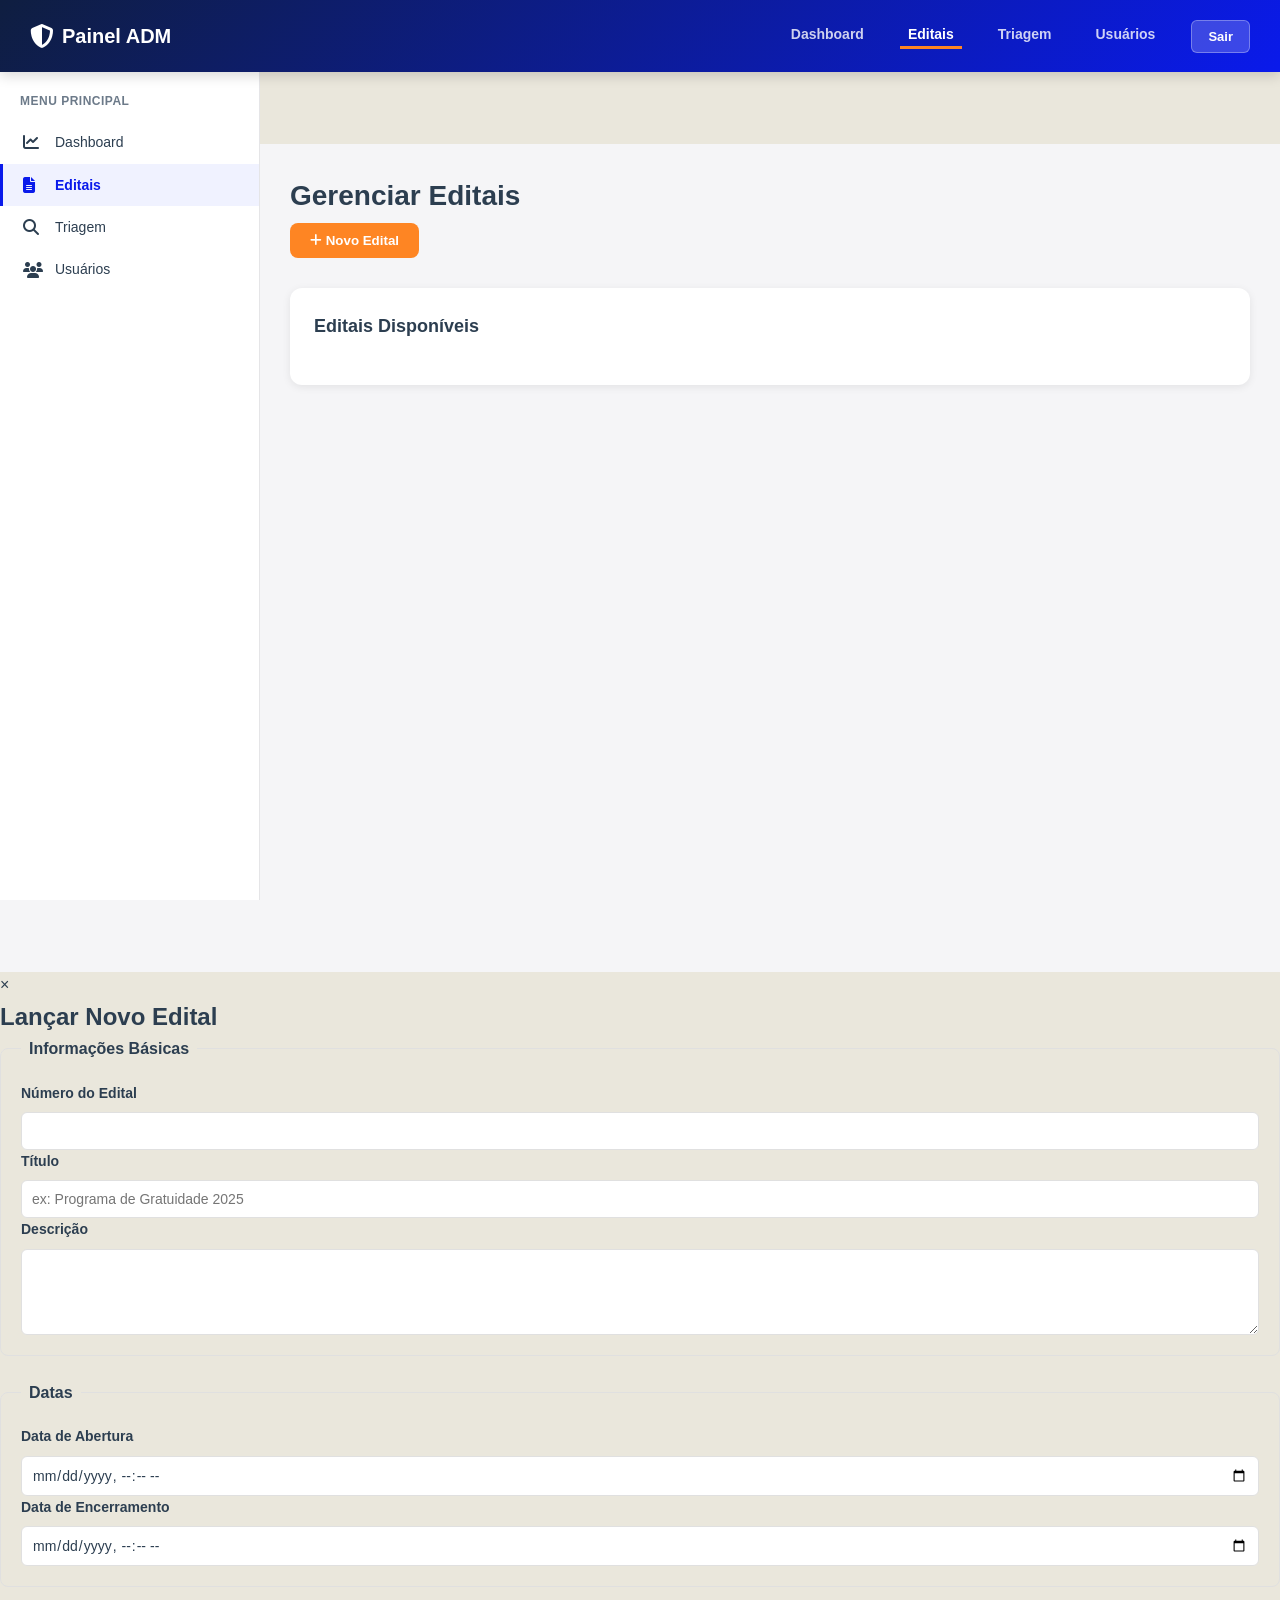
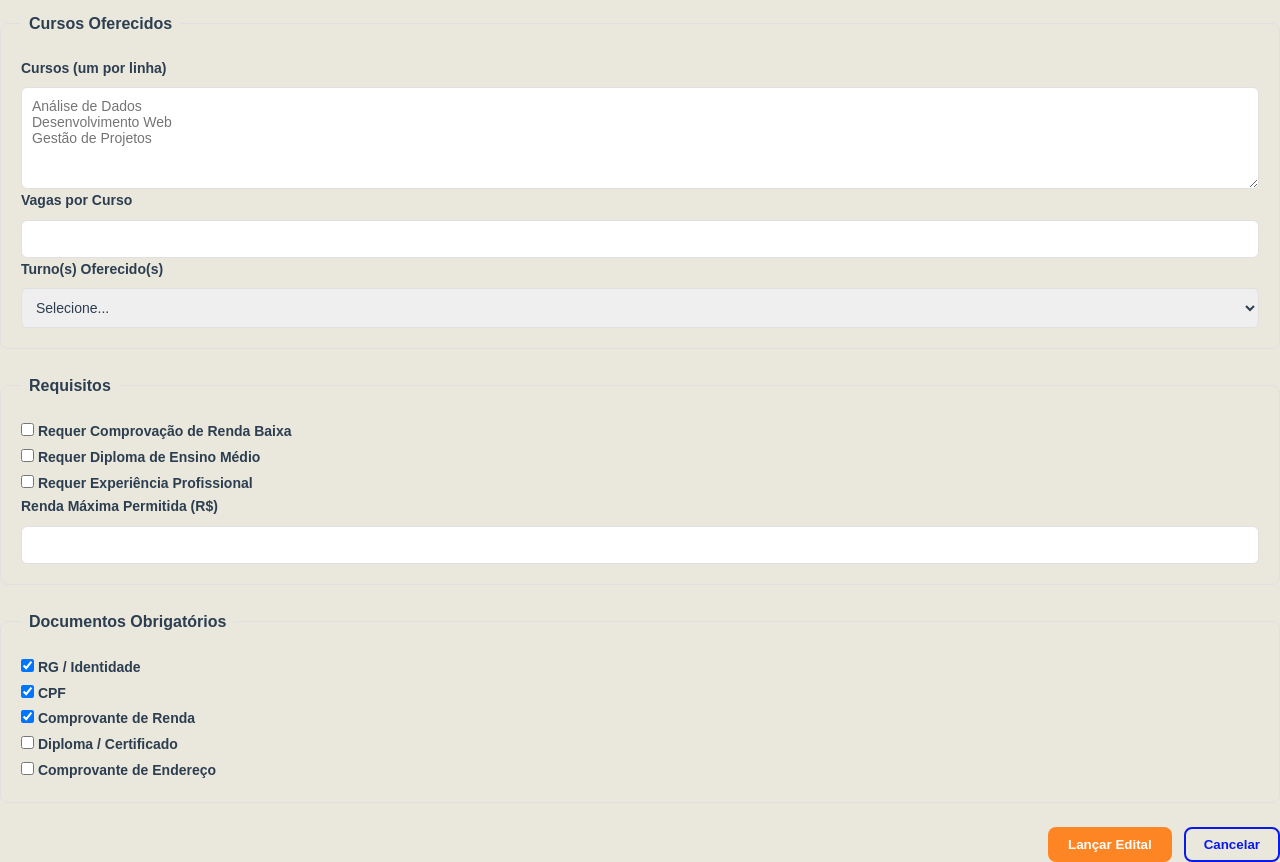
<file: portal-PSG/html/admin/editais.html>
<!DOCTYPE html>
<html lang="pt-BR">
<head>
    <meta charset="UTF-8">
    <meta name="viewport" content="width=device-width, initial-scale=1.0">
    <title>Lançar Edital - Painel Administrativo</title>
    <link rel="stylesheet" href="https://cdnjs.cloudflare.com/ajax/libs/font-awesome/6.4.0/css/all.min.css">
    <link rel="stylesheet" href="../../css/global.css">
    <link rel="stylesheet" href="../../css/admin.css">
</head>
<body>
    <!-- Admin Navbar -->
    <nav class="admin-navbar">
        <div class="admin-navbar-container">
            <div class="admin-navbar-brand">
                <span class="admin-logo">
                    <i class="fas fa-shield-alt"></i> Painel ADM
                </span>
            </div>
            <div class="admin-nav-links">
                <a href="dashboard.html">Dashboard</a>
                <a href="editais.html" active="active">Editais</a>
                <a href="triagem.html">Triagem</a>
                <a href="usuarios.html">Usuários</a>
                <button class="btn-nav-logout" onclick="adminLogout()">Sair</button>
            </div>
        </div>
    </nav>

    <!-- Main Content -->
    <main class="admin-main-content">
        <!-- Sidebar -->
        <aside class="admin-sidebar">
            <div class="sidebar-menu">
                <div class="menu-section">
                    <h3>Menu Principal</h3>
                    <ul>
                        <li><a href="dashboard.html"><i class="fas fa-chart-line"></i> Dashboard</a></li>
                        <li><a href="editais.html" class="active"><i class="fas fa-file-alt"></i> Editais</a></li>
                        <li><a href="triagem.html"><i class="fas fa-search"></i> Triagem</a></li>
                        <li><a href="usuarios.html"><i class="fas fa-users"></i> Usuários</a></li>
                    </ul>
                </div>
            </div>
        </aside>

        <!-- Editais Content -->
        <div class="admin-container">
            <div class="admin-header">
                <h1>Gerenciar Editais</h1>
                <button class="btn btn-primary" onclick="openNovoEditalModal()">
                    <i class="fas fa-plus"></i> Novo Edital
                </button>
            </div>

            <!-- Editais List -->
            <section class="admin-section">
                <h2>Editais Disponíveis</h2>
                <div class="editais-list" id="editais-list">
                    <!-- Populated by JavaScript -->
                </div>
            </section>
        </div>
    </main>

    <!-- Novo Edital Modal -->
    <div id="novo-edital-modal" class="modal">
        <div class="modal-content modal-lg">
            <span class="close">&times;</span>
            <h2>Lançar Novo Edital</h2>

            <form id="novo-edital-form" class="admin-form">
                <!-- Basic Info -->
                <fieldset>
                    <legend>Informações Básicas</legend>
                    
                    <div class="form-group">
                        <label for="numero_edital">Número do Edital</label>
                        <input type="text" id="numero_edital" name="numero_edital" required>
                    </div>

                    <div class="form-group">
                        <label for="titulo">Título</label>
                        <input type="text" id="titulo" name="titulo" placeholder="ex: Programa de Gratuidade 2025" required>
                    </div>

                    <div class="form-group">
                        <label for="descricao">Descrição</label>
                        <textarea id="descricao" name="descricao" rows="4" required></textarea>
                    </div>
                </fieldset>

                <!-- Dates -->
                <fieldset>
                    <legend>Datas</legend>
                    
                    <div class="form-row">
                        <div class="form-group">
                            <label for="data_abertura">Data de Abertura</label>
                            <input type="datetime-local" id="data_abertura" name="data_abertura" required>
                        </div>
                        <div class="form-group">
                            <label for="data_encerramento">Data de Encerramento</label>
                            <input type="datetime-local" id="data_encerramento" name="data_encerramento" required>
                        </div>
                    </div>
                </fieldset>

                <!-- Courses -->
                <fieldset>
                    <legend>Cursos Oferecidos</legend>
                    
                    <div class="form-group">
                        <label for="cursos">Cursos (um por linha)</label>
                        <textarea id="cursos" name="cursos" rows="5" placeholder="Análise de Dados&#10;Desenvolvimento Web&#10;Gestão de Projetos" required></textarea>
                    </div>

                    <div class="form-row">
                        <div class="form-group">
                            <label for="vagas_por_curso">Vagas por Curso</label>
                            <input type="number" id="vagas_por_curso" name="vagas_por_curso" min="1" required>
                        </div>
                        <div class="form-group">
                            <label for="turno_oferta">Turno(s) Oferecido(s)</label>
                            <select id="turno_oferta" name="turno_oferta" required>
                                <option value="">Selecione...</option>
                                <option value="manha">Manhã</option>
                                <option value="tarde">Tarde</option>
                                <option value="noite">Noite</option>
                                <option value="todos">Todos os Turnos</option>
                            </select>
                        </div>
                    </div>
                </fieldset>

                <!-- Requirements -->
                <fieldset>
                    <legend>Requisitos</legend>
                    
                    <div class="checkbox-group">
                        <label>
                            <input type="checkbox" name="requer_renda_baixa">
                            Requer Comprovação de Renda Baixa
                        </label>
                    </div>
                    <div class="checkbox-group">
                        <label>
                            <input type="checkbox" name="requer_diploma">
                            Requer Diploma de Ensino Médio
                        </label>
                    </div>
                    <div class="checkbox-group">
                        <label>
                            <input type="checkbox" name="requer_experiencia">
                            Requer Experiência Profissional
                        </label>
                    </div>

                    <div class="form-group">
                        <label for="renda_maxima">Renda Máxima Permitida (R$)</label>
                        <input type="number" id="renda_maxima" name="renda_maxima" step="0.01">
                    </div>
                </fieldset>

                <!-- Documents Required -->
                <fieldset>
                    <legend>Documentos Obrigatórios</legend>
                    
                    <div class="checkbox-group">
                        <label><input type="checkbox" name="doc_rg" checked> RG / Identidade</label>
                    </div>
                    <div class="checkbox-group">
                        <label><input type="checkbox" name="doc_cpf" checked> CPF</label>
                    </div>
                    <div class="checkbox-group">
                        <label><input type="checkbox" name="doc_comprovante_renda" checked> Comprovante de Renda</label>
                    </div>
                    <div class="checkbox-group">
                        <label><input type="checkbox" name="doc_diploma"> Diploma / Certificado</label>
                    </div>
                    <div class="checkbox-group">
                        <label><input type="checkbox" name="doc_comprovante_endereco"> Comprovante de Endereço</label>
                    </div>
                </fieldset>

                <div class="form-actions">
                    <button type="submit" class="btn btn-primary">Lançar Edital</button>
                    <button type="button" class="btn btn-secondary" onclick="closeModal('novo-edital-modal')">Cancelar</button>
                </div>
            </form>
        </div>
    </div>

    <script src="../../js/auth.js"></script>
    <script src="../../js/admin.js"></script>
</body>
</html>
</file>
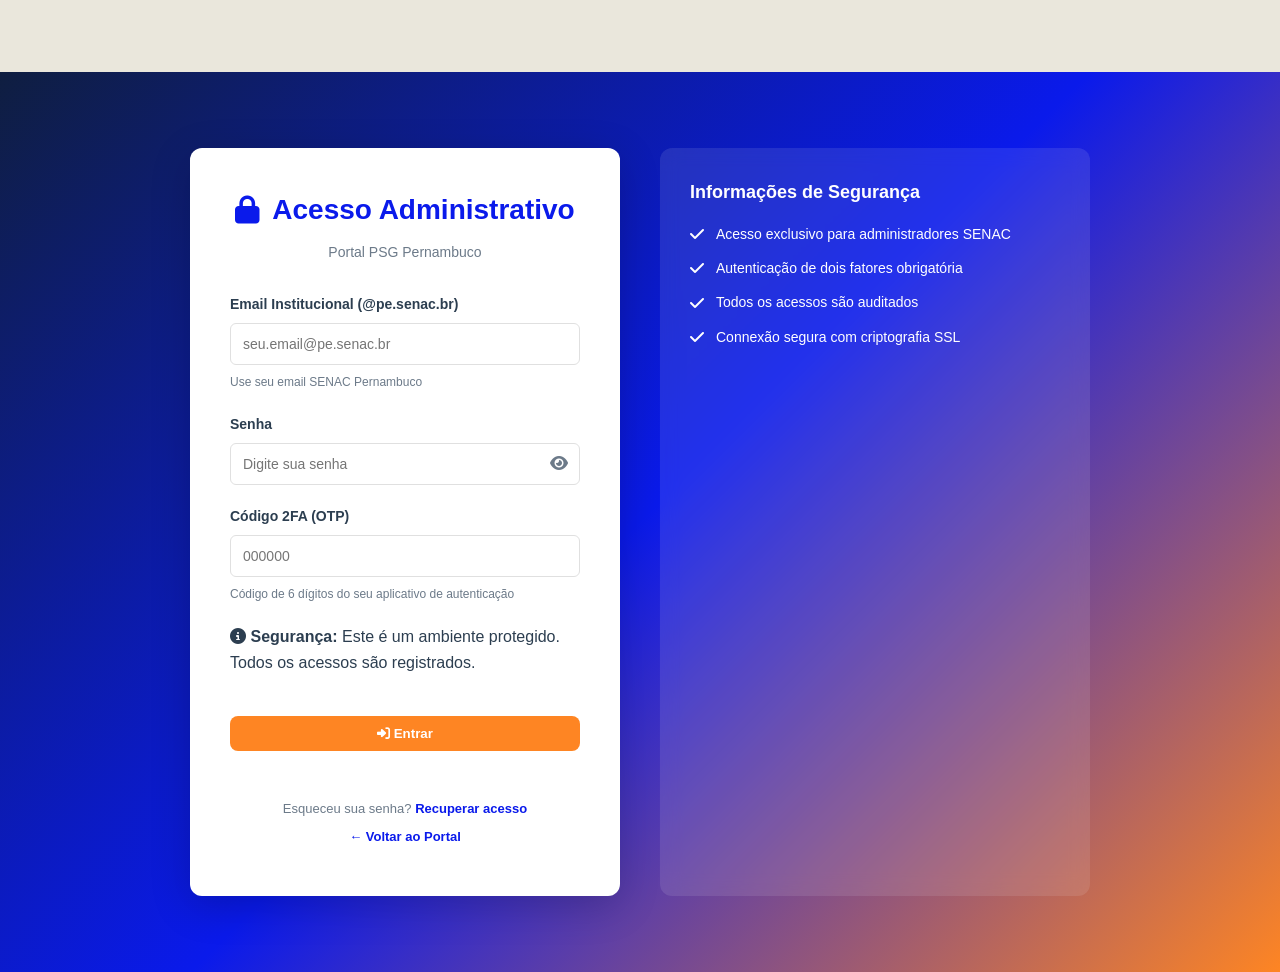
<file: portal-PSG/html/admin/login.html>
<!DOCTYPE html>
<html lang="pt-BR">
<head>
    <meta charset="UTF-8">
    <meta name="viewport" content="width=device-width, initial-scale=1.0">
    <title>Login Administrativo - Portal PSG Pernambuco</title>
    <link rel="stylesheet" href="https://cdnjs.cloudflare.com/ajax/libs/font-awesome/6.4.0/css/all.min.css">
    <link rel="stylesheet" href="../../css/global.css">
    <link rel="stylesheet" href="../../css/admin.css">
</head>
<body>
    <div class="admin-login-wrapper">
        <div class="admin-login-container">
            <div class="admin-login-card">
                <div class="admin-login-header">
                    <h1>
                        <i class="fas fa-lock"></i>
                        Acesso Administrativo
                    </h1>
                    <p>Portal PSG Pernambuco</p>
                </div>

                <form id="admin-login-form" class="admin-login-form">
                    <div class="form-group">
                        <label for="email">Email Institucional (@pe.senac.br)</label>
                        <input 
                            type="email" 
                            id="email" 
                            name="email" 
                            placeholder="seu.email@pe.senac.br"
                            required
                        >
                        <small class="form-help">Use seu email SENAC Pernambuco</small>
                    </div>

                    <div class="form-group">
                        <label for="password">Senha</label>
                        <div class="password-input-wrapper">
                            <input 
                                type="password" 
                                id="password" 
                                name="password" 
                                placeholder="Digite sua senha"
                                required
                            >
                            <button type="button" class="toggle-password">
                                <i class="fas fa-eye"></i>
                            </button>
                        </div>
                    </div>

                    <div class="form-group">
                        <label for="otp">Código 2FA (OTP)</label>
                        <input 
                            type="text" 
                            id="otp" 
                            name="otp" 
                            placeholder="000000"
                            maxlength="6"
                            required
                        >
                        <small class="form-help">Código de 6 dígitos do seu aplicativo de autenticação</small>
                    </div>

                    <div class="alert-info" style="margin-bottom: 20px;">
                        <i class="fas fa-info-circle"></i>
                        <strong>Segurança:</strong> Este é um ambiente protegido. Todos os acessos são registrados.
                    </div>

                    <button type="submit" class="btn btn-primary btn-block">
                        <i class="fas fa-sign-in-alt"></i> Entrar
                    </button>

                    <div class="admin-login-footer">
                        <p>Esqueceu sua senha? <a href="#forgot-password">Recuperar acesso</a></p>
                        <p><a href="../home.html">← Voltar ao Portal</a></p>
                    </div>
                </form>
            </div>

            <!-- Security Info -->
            <div class="admin-security-info">
                <h3>Informações de Segurança</h3>
                <ul>
                    <li><i class="fas fa-check"></i> Acesso exclusivo para administradores SENAC</li>
                    <li><i class="fas fa-check"></i> Autenticação de dois fatores obrigatória</li>
                    <li><i class="fas fa-check"></i> Todos os acessos são auditados</li>
                    <li><i class="fas fa-check"></i> Connexão segura com criptografia SSL</li>
                </ul>
            </div>
        </div>
    </div>

    <script src="../../js/auth.js"></script>
    <script src="../../js/admin.js"></script>
</body>
</html>
</file>
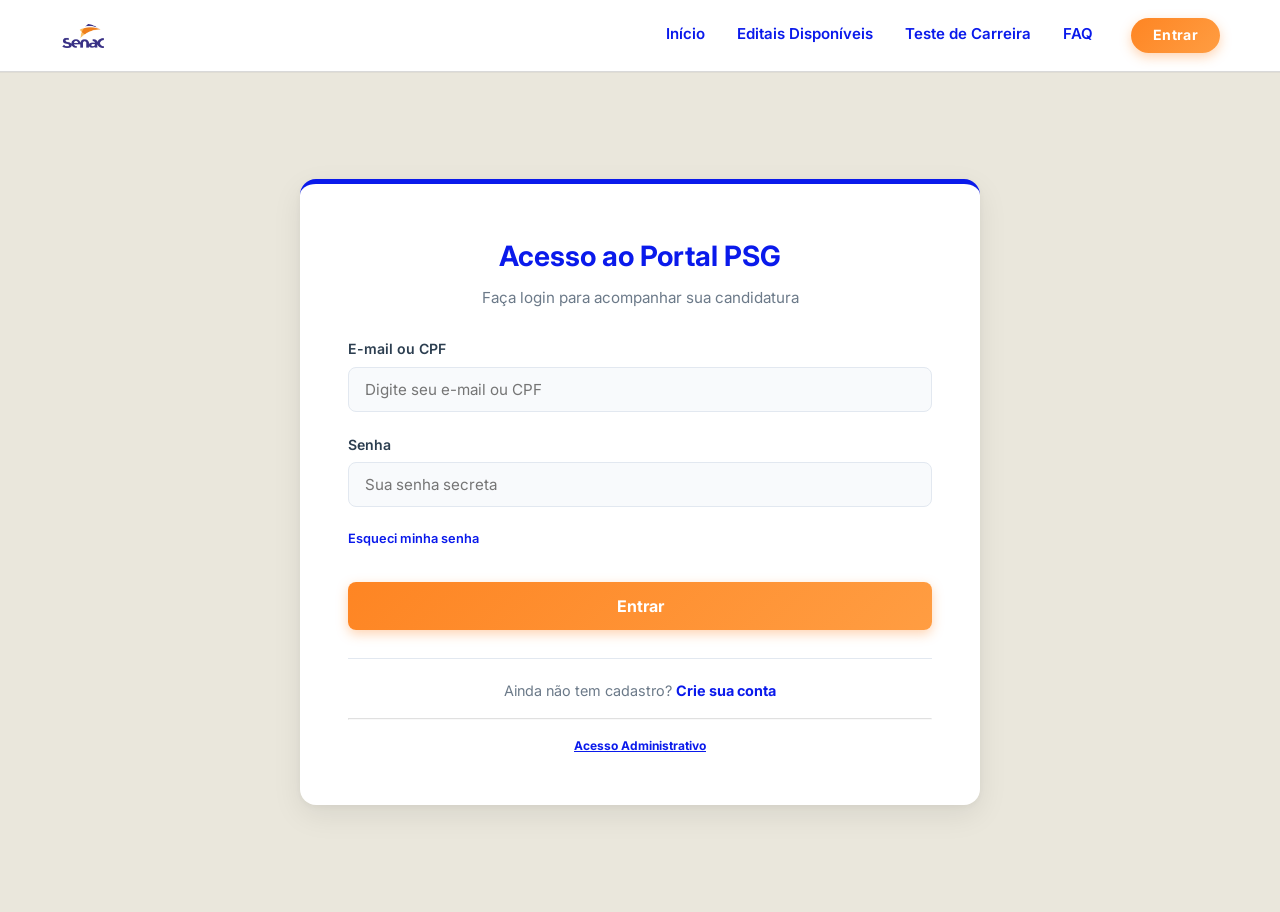
<file: portal-PSG/html/privado/acompanhe.html>
<!DOCTYPE html>
<html lang="pt-BR">
<head>
    <meta charset="UTF-8">
    <meta name="viewport" content="width=device-width, initial-scale=1.0">
    <title>Acompanhe - Portal PSG Pernambuco</title>
    <link rel="stylesheet" href="https://cdnjs.cloudflare.com/ajax/libs/font-awesome/6.4.0/css/all.min.css">
    <link rel="stylesheet" href="../../css/global.css">
    <link rel="stylesheet" href="../../css/privado.css">
</head>
<body>
    <!-- Navbar -->
    <nav class="navbar">
        <div class="navbar-container">
            <div class="navbar-brand">
                <span class="navbar-logo">
                    <i class="fas fa-graduation-cap"></i> Portal PSG
                </span>
            </div>
            <div class="nav-links">
                <a href="acompanhe.html" active="active">Acompanhe</a>
                <a href="inscreva-se.html">Inscreva-se</a>
                <a href="perfil.html">Perfil</a>
                <button class="btn-nav-login" onclick="logout()">Sair</button>
            </div>
            <div class="menu-toggle">
                <i class="fas fa-bars"></i>
            </div>
        </div>
    </nav>

    <!-- Main Content -->
    <main class="main-content">
        <div class="container">
            <!-- Header Section -->
            <section class="section-header">
                <h1>Acompanhe Suas Candidaturas</h1>
                <p id="user-name"></p>
            </section>

            <!-- Status Cards Grid -->
            <section class="status-cards-container">
                <div class="status-overview">
                    <div class="status-card">
                        <div class="status-icon">
                            <i class="fas fa-clipboard-list"></i>
                        </div>
                        <div class="status-info">
                            <h3>Total de Candidaturas</h3>
                            <p class="status-number" id="total-candidaturas">0</p>
                        </div>
                    </div>

                    <div class="status-card">
                        <div class="status-icon approved">
                            <i class="fas fa-check-circle"></i>
                        </div>
                        <div class="status-info">
                            <h3>Aprovadas</h3>
                            <p class="status-number approved" id="aprovadas">0</p>
                        </div>
                    </div>

                    <div class="status-card">
                        <div class="status-icon pending">
                            <i class="fas fa-hourglass-half"></i>
                        </div>
                        <div class="status-info">
                            <h3>Pendentes</h3>
                            <p class="status-number pending" id="pendentes">0</p>
                        </div>
                    </div>

                    <div class="status-card">
                        <div class="status-icon rejected">
                            <i class="fas fa-times-circle"></i>
                        </div>
                        <div class="status-info">
                            <h3>Recusadas</h3>
                            <p class="status-number rejected" id="recusadas">0</p>
                        </div>
                    </div>
                </div>
            </section>

            <!-- Applications List -->
            <section class="applications-section">
                <h2>Suas Candidaturas</h2>
                
                <div class="filter-bar">
                    <select id="status-filter" class="filter-select">
                        <option value="">Todos os Status</option>
                        <option value="aprovada">Aprovada</option>
                        <option value="pendente">Pendente</option>
                        <option value="recusada">Recusada</option>
                    </select>
                </div>

                <div class="applications-list" id="applications-list">
                    <!-- Populated by JavaScript -->
                </div>
            </section>
        </div>
    </main>

    <!-- Footer -->
    <footer class="footer">
        <div class="footer-content">
            <p>&copy; 2025 Portal PSG Pernambuco. Todos os direitos reservados.</p>
            <p>Programa de Gratuidade - SENAC PE</p>
        </div>
    </footer>

    <script src="../../js/auth.js"></script>
    <script src="../../js/privado.js"></script>
</body>
</html>
</file>
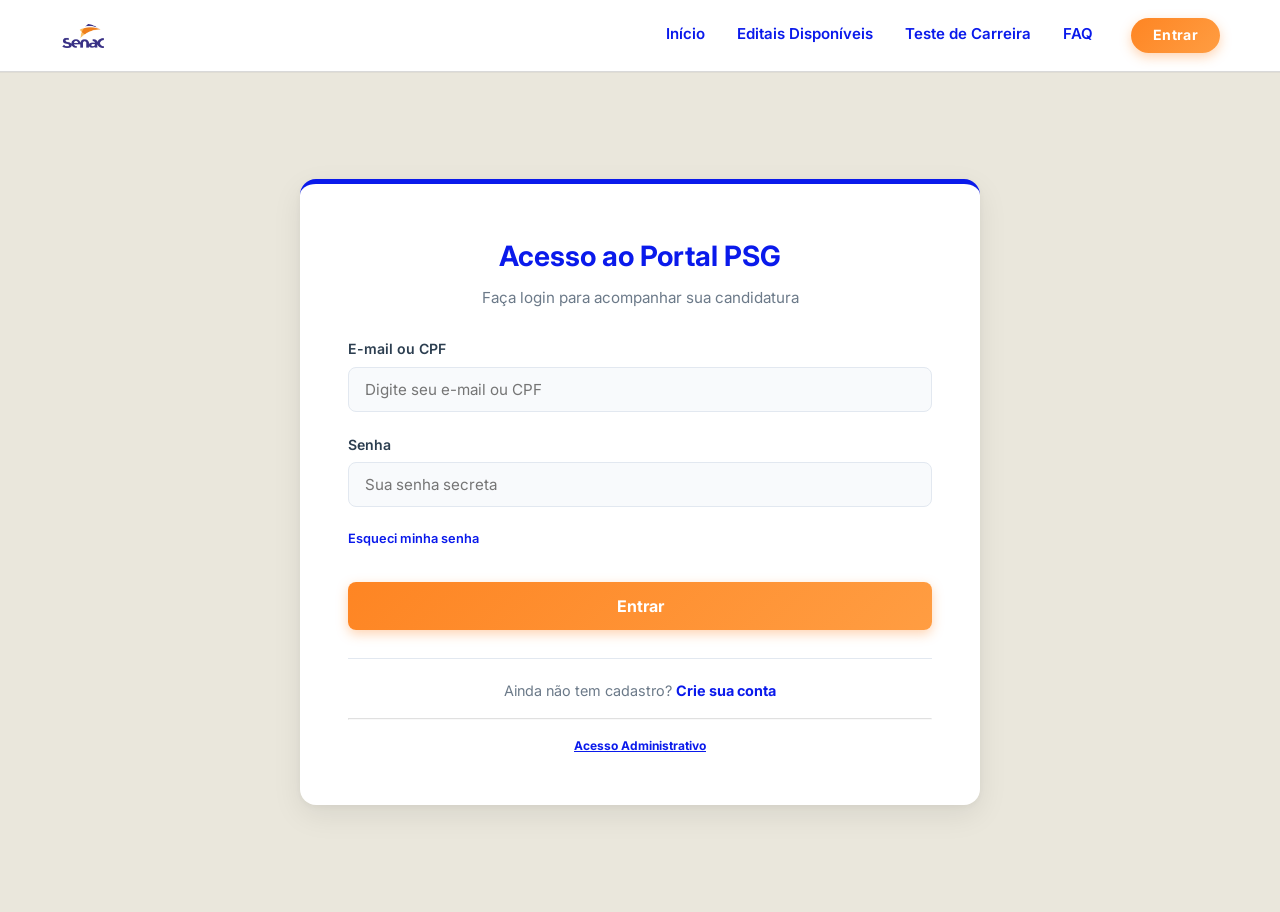
<file: portal-PSG/html/privado/inscreva-se.html>
<!DOCTYPE html>
<html lang="pt-BR">
<head>
    <meta charset="UTF-8">
    <meta name="viewport" content="width=device-width, initial-scale=1.0">
    <title>Inscreva-se - Portal PSG Pernambuco</title>
    <link rel="stylesheet" href="https://cdnjs.cloudflare.com/ajax/libs/font-awesome/6.4.0/css/all.min.css">
    <link rel="stylesheet" href="../../css/global.css">
    <link rel="stylesheet" href="../../css/privado.css">
</head>
<body>
    <!-- Navbar -->
    <nav class="navbar">
        <div class="navbar-container">
            <div class="navbar-brand">
                <span class="navbar-logo">
                    <i class="fas fa-graduation-cap"></i> Portal PSG
                </span>
            </div>
            <div class="nav-links">
                <a href="acompanhe.html">Acompanhe</a>
                <a href="inscreva-se.html" active="active">Inscreva-se</a>
                <a href="perfil.html">Perfil</a>
                <button class="btn-nav-login" onclick="logout()">Sair</button>
            </div>
            <div class="menu-toggle">
                <i class="fas fa-bars"></i>
            </div>
        </div>
    </nav>

    <!-- Main Content -->
    <main class="main-content">
        <div class="container">
            <!-- Header Section -->
            <section class="section-header">
                <h1>Inscreva-se em um Edital</h1>
                <p>Escolha o edital desejado e complete seu cadastro</p>
            </section>

            <!-- Editais Selection -->
            <section class="inscricao-section">
                <div class="editais-cards-grid" id="editais-grid">
                    <!-- Populated by JavaScript -->
                </div>
            </section>

            <!-- Registration Form (Modal) -->
            <div id="registration-modal" class="modal">
                <div class="modal-content">
                    <span class="close">&times;</span>
                    <h2 id="modal-title">Inscrição - [Nome do Edital]</h2>
                    
                    <form id="registration-form" class="registration-form">
                        <!-- Personal Info -->
                        <fieldset>
                            <legend>Informações Pessoais</legend>
                            <div class="form-group">
                                <label for="nome">Nome Completo</label>
                                <input type="text" id="nome" name="nome" required>
                            </div>
                            <div class="form-group">
                                <label for="email">Email</label>
                                <input type="email" id="email" name="email" required>
                            </div>
                            <div class="form-group">
                                <label for="telefone">Telefone</label>
                                <input type="tel" id="telefone" name="telefone" required>
                            </div>
                        </fieldset>

                        <!-- Documents -->
                        <fieldset>
                            <legend>Documentos</legend>
                            <div class="form-group">
                                <label for="rg">RG (PDF ou Imagem)</label>
                                <div class="file-upload">
                                    <input type="file" id="rg" name="rg" accept=".pdf,.jpg,.jpeg,.png" required>
                                    <label for="rg" class="file-label">
                                        <i class="fas fa-cloud-upload-alt"></i> Clique para enviar RG
                                    </label>
                                </div>
                            </div>

                            <div class="form-group">
                                <label for="comprovante">Comprovante de Renda (PDF)</label>
                                <div class="file-upload">
                                    <input type="file" id="comprovante" name="comprovante" accept=".pdf" required>
                                    <label for="comprovante" class="file-label">
                                        <i class="fas fa-cloud-upload-alt"></i> Clique para enviar Comprovante
                                    </label>
                                </div>
                            </div>

                            <div class="form-group">
                                <label for="diploma">Diploma ou Certificado (PDF)</label>
                                <div class="file-upload">
                                    <input type="file" id="diploma" name="diploma" accept=".pdf,.jpg,.jpeg,.png" required>
                                    <label for="diploma" class="file-label">
                                        <i class="fas fa-cloud-upload-alt"></i> Clique para enviar Diploma
                                    </label>
                                </div>
                            </div>
                        </fieldset>

                        <!-- Preferences -->
                        <fieldset>
                            <legend>Preferências</legend>
                            <div class="form-group">
                                <label for="turno">Preferência de Turno</label>
                                <select id="turno" name="turno" required>
                                    <option value="">Selecione...</option>
                                    <option value="manha">Manhã</option>
                                    <option value="tarde">Tarde</option>
                                    <option value="noite">Noite</option>
                                </select>
                            </div>
                        </fieldset>

                        <!-- Declarations -->
                        <fieldset>
                            <legend>Declarações</legend>
                            <div class="checkbox-group">
                                <label>
                                    <input type="checkbox" name="termos" required>
                                    Declaro que todas as informações são verdadeiras
                                </label>
                            </div>
                            <div class="checkbox-group">
                                <label>
                                    <input type="checkbox" name="privacidade" required>
                                    Concordo com a política de privacidade
                                </label>
                            </div>
                        </fieldset>

                        <button type="submit" class="btn btn-primary">Enviar Inscrição</button>
                    </form>
                </div>
            </div>
        </div>
    </main>

    <!-- Footer -->
    <footer class="footer">
        <div class="footer-content">
            <p>&copy; 2025 Portal PSG Pernambuco. Todos os direitos reservados.</p>
            <p>Programa de Gratuidade - SENAC PE</p>
        </div>
    </footer>

    <script src="../../js/auth.js"></script>
    <script src="../../js/privado.js"></script>
</body>
</html>
</file>
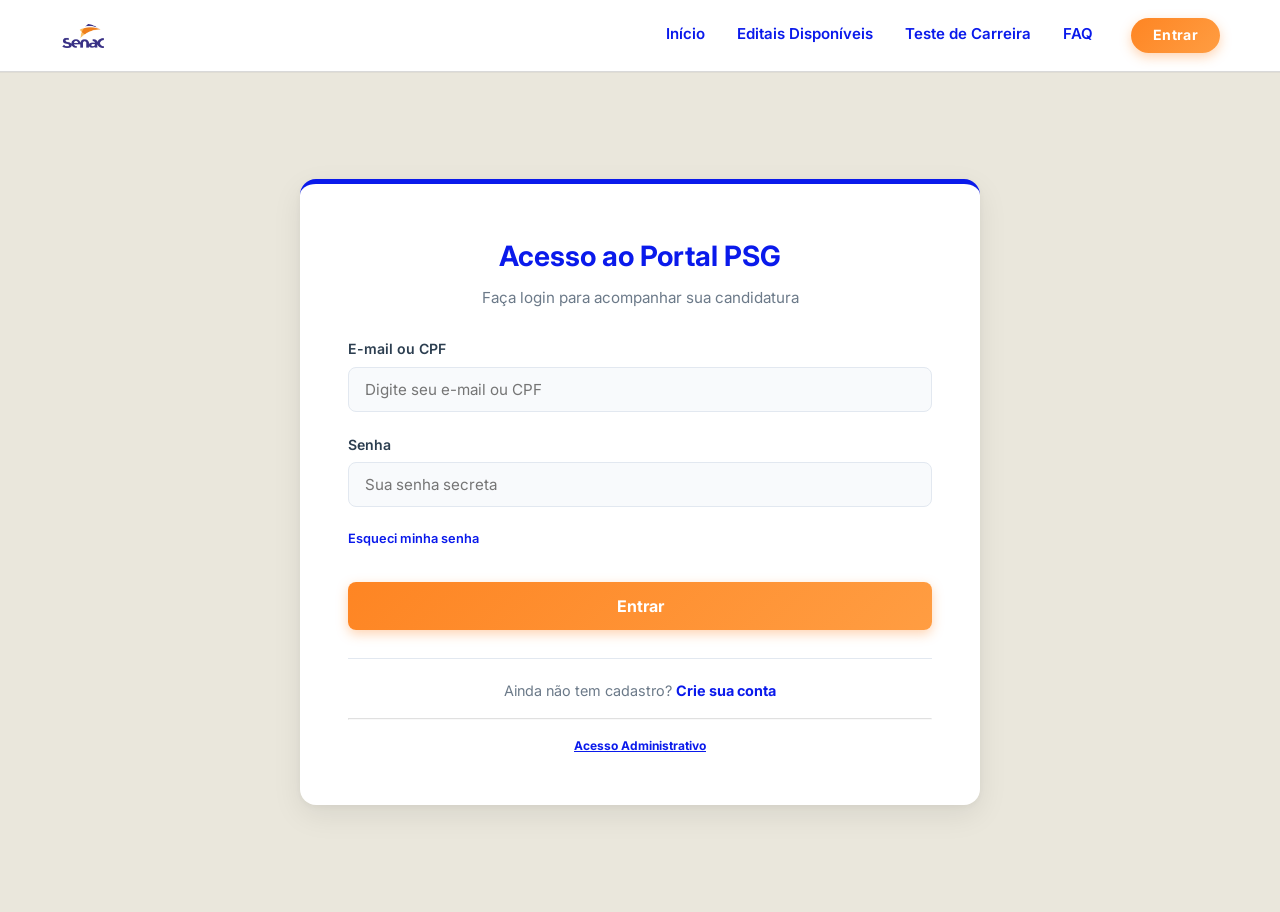
<file: portal-PSG/html/privado/perfil.html>
<!DOCTYPE html>
<html lang="pt-BR">
<head>
    <meta charset="UTF-8">
    <meta name="viewport" content="width=device-width, initial-scale=1.0">
    <title>Meu Perfil - Portal PSG Pernambuco</title>
    <link rel="stylesheet" href="https://cdnjs.cloudflare.com/ajax/libs/font-awesome/6.4.0/css/all.min.css">
    <link rel="stylesheet" href="../../css/global.css">
    <link rel="stylesheet" href="../../css/privado.css">
</head>
<body>
    <!-- Navbar -->
    <nav class="navbar">
        <div class="navbar-container">
            <div class="navbar-brand">
                <span class="navbar-logo">
                    <i class="fas fa-graduation-cap"></i> Portal PSG
                </span>
            </div>
            <div class="nav-links">
                <a href="acompanhe.html">Acompanhe</a>
                <a href="inscreva-se.html">Inscreva-se</a>
                <a href="perfil.html" active="active">Perfil</a>
                <button class="btn-nav-login" onclick="logout()">Sair</button>
            </div>
            <div class="menu-toggle">
                <i class="fas fa-bars"></i>
            </div>
        </div>
    </nav>

    <!-- Main Content -->
    <main class="main-content">
        <div class="container">
            <!-- Header Section -->
            <section class="section-header">
                <h1>Meu Perfil</h1>
                <p>Gerencie suas informações pessoais</p>
            </section>

            <!-- Profile Content -->
            <div class="profile-wrapper">
                <!-- Profile Card -->
                <div class="profile-card">
                    <div class="profile-header">
                        <div class="profile-avatar">
                            <i class="fas fa-user-circle"></i>
                        </div>
                        <div class="profile-info">
                            <h2 id="profile-name">Carregando...</h2>
                            <p id="profile-email"></p>
                            <p id="profile-status" class="profile-status">Ativo</p>
                        </div>
                    </div>

                    <!-- Tabs -->
                    <div class="profile-tabs">
                        <button class="tab-btn active" data-tab="pessoais">Informações Pessoais</button>
                        <button class="tab-btn" data-tab="contato">Contato</button>
                        <button class="tab-btn" data-tab="endereco">Endereço</button>
                        <button class="tab-btn" data-tab="seguranca">Segurança</button>
                    </div>

                    <!-- Tab Contents -->
                    <form id="profile-form" class="profile-form">
                        <!-- Personal Info Tab -->
                        <div id="pessoais" class="tab-content active">
                            <div class="form-group">
                                <label for="nome">Nome Completo</label>
                                <input type="text" id="nome" name="nome" required>
                            </div>
                            <div class="form-group">
                                <label for="cpf">CPF</label>
                                <input type="text" id="cpf" name="cpf" required disabled>
                            </div>
                            <div class="form-group">
                                <label for="data_nascimento">Data de Nascimento</label>
                                <input type="date" id="data_nascimento" name="data_nascimento" required>
                            </div>
                            <div class="form-group">
                                <label for="rg">RG</label>
                                <input type="text" id="rg" name="rg">
                            </div>
                            <div class="form-group">
                                <label for="profissao">Profissão</label>
                                <input type="text" id="profissao" name="profissao">
                            </div>
                        </div>

                        <!-- Contact Tab -->
                        <div id="contato" class="tab-content">
                            <div class="form-group">
                                <label for="email">Email</label>
                                <input type="email" id="email" name="email" required>
                            </div>
                            <div class="form-group">
                                <label for="telefone">Telefone</label>
                                <input type="tel" id="telefone" name="telefone" required>
                            </div>
                            <div class="form-group">
                                <label for="celular">Celular</label>
                                <input type="tel" id="celular" name="celular">
                            </div>
                        </div>

                        <!-- Address Tab -->
                        <div id="endereco" class="tab-content">
                            <div class="form-group">
                                <label for="logradouro">Logradouro</label>
                                <input type="text" id="logradouro" name="logradouro">
                            </div>
                            <div class="form-row">
                                <div class="form-group">
                                    <label for="numero">Número</label>
                                    <input type="text" id="numero" name="numero">
                                </div>
                                <div class="form-group">
                                    <label for="complemento">Complemento</label>
                                    <input type="text" id="complemento" name="complemento">
                                </div>
                            </div>
                            <div class="form-group">
                                <label for="bairro">Bairro</label>
                                <input type="text" id="bairro" name="bairro">
                            </div>
                            <div class="form-row">
                                <div class="form-group">
                                    <label for="cidade">Cidade</label>
                                    <input type="text" id="cidade" name="cidade">
                                </div>
                                <div class="form-group">
                                    <label for="estado">Estado</label>
                                    <input type="text" id="estado" name="estado">
                                </div>
                                <div class="form-group">
                                    <label for="cep">CEP</label>
                                    <input type="text" id="cep" name="cep">
                                </div>
                            </div>
                        </div>

                        <!-- Security Tab -->
                        <div id="seguranca" class="tab-content">
                            <div class="form-group">
                                <label for="senha-atual">Senha Atual</label>
                                <input type="password" id="senha-atual" name="senha-atual">
                            </div>
                            <div class="form-group">
                                <label for="senha-nova">Nova Senha</label>
                                <input type="password" id="senha-nova" name="senha-nova">
                            </div>
                            <div class="form-group">
                                <label for="senha-confirma">Confirmar Senha</label>
                                <input type="password" id="senha-confirma" name="senha-confirma">
                            </div>
                            <div class="alert-info">
                                <i class="fas fa-info-circle"></i>
                                Deixe os campos em branco se não deseja alterar sua senha
                            </div>
                        </div>
                    </form>

                    <div class="profile-actions">
                        <button type="button" class="btn btn-primary" id="save-profile">Salvar Alterações</button>
                        <button type="button" class="btn btn-secondary" onclick="window.location.href='acompanhe.html'">Cancelar</button>
                    </div>
                </div>
            </div>
        </div>
    </main>

    <!-- Footer -->
    <footer class="footer">
        <div class="footer-content">
            <p>&copy; 2025 Portal PSG Pernambuco. Todos os direitos reservados.</p>
            <p>Programa de Gratuidade - SENAC PE</p>
        </div>
    </footer>

    <script src="../../js/auth.js"></script>
    <script src="../../js/privado.js"></script>
</body>
</html>
</file>
<file: portal-PSG/css/global.css>
/* ================= VARIÁVEIS E RESET ================= */
:root {
    --senac-blue: #0A1AEB;
    --senac-blue-dark: #0012B3;
    --senac-orange: #FE8523;
    --senac-orange-hover: #E06F15;
    --text-dark: #2c3e50;
    --text-light: #6c7a89;
    --bg-light: #EAE7DC;
    --bg-white: #ffffff;
    --border-color: #e2e8f0;
    --success-color: #10b981;
    --danger-color: #ef4444;
    --radius: 8px;
    --shadow: 0 4px 6px -1px rgba(0, 0, 0, 0.1), 0 2px 4px -1px rgba(0, 0, 0, 0.06);
}

* {
    margin: 0;
    padding: 0;
    box-sizing: border-box;
    font-family: 'Inter', sans-serif;
}

img,
svg {
    max-width: 100%;
    height: auto;
    display: block;
}

body {
    background-color: var(--bg-light);
    color: var(--text-dark);
    line-height: 1.6;
    display: flex;
    flex-direction: column;
    min-height: 100vh;
    padding-top: 72px; /* Alinha com a altura da navbar fixa */
}

.container {
    max-width: 1200px;
    margin: 0 auto;
    padding: 0 20px;
    width: 100%;
}

main.container {
    flex: 1;
    padding-top: 30px;
    padding-bottom: 50px;
}

.hidden {
    display: none !important;
}

/* ================= CABEÇALHO (NAVBAR) - GLOBAL ================= */
.navbar {
    width: 100%;
    height: 72px;
    background: #FFFFFF;
    border-bottom: 1px solid #D9D9D9;
    position: fixed;
    top: 0;
    left: 0;
    z-index: 999;
    box-shadow: 0 1px 0 rgba(15, 23, 42, 0.04);
}

.navbar .container,
.nav-content {
    height: 100%;
    display: flex;
    justify-content: space-between;
    align-items: center;
}

/* Estilo da Logo com Imagem */
.logo {
    display: flex;
    align-items: center;
    gap: 10px;
    text-decoration: none;
    height: 100%;
}

.logo-img {
    height: 46px;
    width: auto;
    object-fit: contain;
    display: block;
}

.psg-tag {
    background-color: var(--senac-blue);
    color: white;
    font-size: 0.72rem;
    font-weight: 700;
    padding: 4px 8px;
    border-radius: 5px;
    line-height: 1;
    display: inline-flex;
    align-items: center;
    justify-content: center;
}

.nav-links {
    display: flex;
    gap: 28px;
    list-style: none;
    height: 100%;
    align-items: center;
    margin: 0;
    padding: 0;
}

.nav-links li {
    height: 100%;
    display: flex;
    align-items: center;
}

.nav-links a {
    text-decoration: none;
    color: var(--senac-blue);
    font-weight: 600;
    font-size: 0.94rem;
    transition: color 0.25s ease, border-color 0.25s ease, transform 0.2s ease, opacity 0.2s ease;
    height: 100%;
    display: flex;
    align-items: center;
    border-bottom: 3px solid transparent;
    padding: 0 2px;
    position: relative;
    transform: translateY(0);
}

.nav-links a::after {
    content: "";
    position: absolute;
    left: 0;
    bottom: 0;
    width: 0;
    height: 3px;
    background: var(--senac-orange);
    border-radius: 999px;
    transition: width 0.25s ease;
}

.nav-links a:hover {
    color: var(--senac-orange);
    transform: translateY(-1px);
}

.nav-links a:hover::after,
.nav-links a.active::after {
    width: 100%;
}

.nav-links a.active {
    color: var(--senac-orange);
    border-bottom-color: var(--senac-orange);
}

/* ================= BOTÕES GERAIS ================= */
.btn-primary {
    background-color: var(--senac-orange);
    color: white;
    border: none;
    padding: 10px 20px;
    border-radius: var(--radius);
    font-weight: 600;
    cursor: pointer;
    transition: background 0.3s, transform 0.1s;
    text-decoration: none;
    display: inline-block;
    text-align: center;
}

.btn-primary:hover {
    background-color: var(--senac-orange-hover);
}

.btn-secondary {
    background-color: transparent;
    color: var(--senac-blue);
    border: 2px solid var(--senac-blue);
    padding: 8px 18px;
    border-radius: var(--radius);
    font-weight: 600;
    cursor: pointer;
    transition: all 0.3s;
    text-decoration: none;
    display: inline-block;
    text-align: center;
}

.btn-secondary:hover {
    background-color: var(--senac-blue);
    color: white;
}

.btn-lg {
    padding: 14px 28px;
    font-size: 1.05rem;
}

.btn-full {
    width: 100%;
    margin-top: 10px;
}

/* ================= RODAPÉ (FOOTER) - GLOBAL ================= */
footer {
    background-color: var(--senac-blue-dark);
    color: white;
    padding: 30px 0;
    text-align: center;
    margin-top: auto;
}

footer p {
    opacity: 0.8;
    font-size: 0.9rem;
    margin-top: 5px;
}

.admin-link {
    display: block;
    margin-top: 16px;
    font-size: 0.75rem;
    opacity: 0.6;
    text-decoration: none;
    color: white;
    transition: opacity 0.2s ease;
}

.admin-link:hover {
    opacity: 1;
    text-decoration: underline;
}

@media (max-width: 980px) {
    .nav-links {
        gap: 16px;
    }

    .nav-links a {
        font-size: 0.8rem;
    }
}

@media (max-width: 720px) {
    body {
        padding-top: 96px;
    }

    .navbar {
        height: auto;
        min-height: 72px;
    }

    .navbar .container,
    .nav-content {
        flex-wrap: wrap;
        justify-content: center;
        gap: 10px;
        padding-top: 10px;
        padding-bottom: 10px;
    }

    .nav-links {
        width: 100%;
        justify-content: center;
        flex-wrap: wrap;
        row-gap: 8px;
        column-gap: 12px;
    }

    .nav-links a {
        font-size: 0.75rem;
    }

    .logo-img {
        height: 38px;
    }
}

/* ==========================================================================
   PADRONIZAÇÃO GLOBAL DO BOTÃO "ENTRAR" NA NAVBAR (FORÇADA)
   ========================================================================== */

/* Garante o alinhamento vertical e desgruda o botão do resto do menu */
.navbar .nav-links li.login-item {
    display: flex !important;
    align-items: center !important;
    height: 100% !important;
    margin-left: 8px !important;
}

/* Visual imutável do botão "Entrar" */
.navbar .nav-links .btn-nav-login {
    background: linear-gradient(135deg, var(--senac-orange, #FE8523) 0%, #ff9d42 100%) !important;
    color: #ffffff !important;
    padding: 10px 22px !important;
    width: auto !important;
    border: none !important;
    border-radius: 999px !important;
    font-weight: 700 !important;
    font-size: 0.88rem !important;
    letter-spacing: 0.3px !important;
    cursor: pointer !important;
    text-decoration: none !important;
    display: inline-flex !important;
    align-items: center !important;
    justify-content: center !important;
    height: auto !important;
    line-height: 1 !important;
    border-bottom: none !important;
    box-shadow: 0 4px 12px rgba(254, 133, 35, 0.35) !important;
    transition: none !important;
}

/* Efeito Hover em todas as abas */
.navbar .nav-links .btn-nav-login:hover {
    background: linear-gradient(135deg, var(--senac-orange, #FE8523) 0%, #ff9d42 100%) !important;
    color: #ffffff !important;
    box-shadow: 0 4px 12px rgba(254, 133, 35, 0.35) !important;
    border-bottom: none !important;
    transform: none !important;
}

/* Estado de Clique (Active) */
.navbar .nav-links .btn-nav-login:active {
    background: linear-gradient(135deg, var(--senac-orange, #FE8523) 0%, #ff9d42 100%) !important;
    color: #ffffff !important;
    box-shadow: 0 4px 12px rgba(254, 133, 35, 0.35) !important;
    transform: none !important;
}

/* ================= MENU HAMBÚRGUER RESPONSIVO ================= */

.menu-toggle {
    display: none;
    flex-direction: column;
    gap: 5px;
    background: none;
    border: none;
    cursor: pointer;
    padding: 8px;
    color: var(--senac-blue);
    font-size: 24px;
    z-index: 1000;
}

.menu-toggle span {
    width: 25px;
    height: 2.5px;
    background: var(--senac-blue);
    transition: all 0.3s ease;
    border-radius: 2px;
}

.menu-toggle.active span:nth-child(1) {
    transform: rotate(45deg) translate(10px, 10px);
}

.menu-toggle.active span:nth-child(2) {
    opacity: 0;
}

.menu-toggle.active span:nth-child(3) {
    transform: rotate(-45deg) translate(9px, -9px);
}

/* Mobile Menu Responsivo */
@media (max-width: 720px) {
    .menu-toggle {
        display: flex;
    }

    .navbar .container {
        flex-wrap: nowrap;
        padding-top: 0;
        padding-bottom: 0;
    }

    .nav-links {
        position: fixed;
        top: 72px;
        left: 0;
        width: 100%;
        height: 0;
        background: white;
        flex-direction: column;
        gap: 0;
        overflow: hidden;
        transition: height 0.3s ease;
        z-index: 998;
        border-bottom: 1px solid #D9D9D9;
        box-shadow: 0 4px 6px rgba(0, 0, 0, 0.1);
    }

    .nav-links.active {
        height: auto;
        max-height: calc(100vh - 72px);
        overflow-y: auto;
    }

    .nav-links li {
        width: 100%;
        height: auto;
        border-bottom: 1px solid #F0F0F0;
    }

    .nav-links a {
        width: 100%;
        padding: 16px 20px;
        font-size: 1rem;
        border-bottom: none;
        height: auto;
        justify-content: flex-start;
    }

    .nav-links a::after {
        display: none;
    }

    .nav-links a.active {
        background: #f0f2ff;
        border-left: 4px solid var(--senac-orange);
    }

    .nav-links a:hover {
        background: #f5f5f5;
        transform: none;
    }

    .navbar .nav-links li.login-item {
        margin-left: 0 !important;
    }

    .navbar .nav-links .btn-nav-login {
        width: 100% !important;
        margin: 12px !important;
        border-radius: 8px !important;
    }

    body {
        padding-top: 72px;
    }
}
</file>
<file: portal-PSG/css/editais.css>
/* ================= BANNER E FILTROS ================= */
.editais-banner-wrapper {
    display: flex;
    flex-direction: column;
    align-items: center;
    text-align: center;
    margin-bottom: 40px;
}

.editais-banner-img {
    display: block;
    width: 100%;
    max-width: 100%;
    height: auto;
    max-height: 400px;
    object-fit: contain;
    object-position: center;
    margin: 0 auto;
    border-radius: var(--radius);
}

.filter-container {
    background: linear-gradient(135deg, var(--senac-blue) 0%, #0010a0 100%);
    padding: 30px;
    border-radius: 12px;
    box-shadow: 0 8px 20px rgba(10, 26, 235, 0.2);
    display: flex;
    gap: 15px;
    margin-bottom: 40px;
    flex-wrap: wrap;
    align-items: center;
}

.search-input-box {
    flex: 1;
    min-width: 300px;
    position: relative;
    display: flex;
    align-items: center;
    background: white;
    border-radius: 8px;
    padding: 0 20px;
    box-shadow: 0 4px 12px rgba(0, 0, 0, 0.1);
}

.search-input-box i {
    color: var(--senac-blue);
    font-size: 1.1rem;
    margin-right: 12px;
}

.search-input-box input {
    width: 100%;
    padding: 14px 0;
    border: none;
    border-radius: 8px;
    font-size: 1rem;
    outline: none;
    background: transparent;
    color: var(--text-dark);
}

.search-input-box input::placeholder {
    color: #999;
}

.filter-selects {
    display: flex;
    gap: 12px;
    flex-wrap: wrap;
}

.filter-selects select {
    padding: 12px 18px;
    border: 2px solid white;
    border-radius: 8px;
    font-size: 0.95rem;
    outline: none;
    background-color: transparent;
    color: white;
    cursor: pointer;
    font-weight: 600;
    transition: all 0.3s;
}

.filter-selects select:hover {
    background-color: rgba(255, 255, 255, 0.1);
}

.filter-selects select option {
    background-color: var(--senac-blue);
    color: white;
}

/* ================= GRID DE CURSOS ================= */
.courses-grid {
    display: grid;
    grid-template-columns: repeat(auto-fill, minmax(300px, 1fr));
    gap: 24px;
    margin-bottom: 60px;
}

.course-card {
    background: white;
    border-radius: 12px;
    overflow: hidden;
    box-shadow: 0 4px 12px rgba(0, 0, 0, 0.08);
    transition: all 0.3s ease;
    border: 1px solid #e5e7eb;
    display: flex;
    flex-direction: column;
}

.course-card:hover {
    transform: translateY(-4px);
    box-shadow: 0 12px 24px rgba(0, 0, 0, 0.12);
}

.course-header {
    background-color: var(--senac-blue);
    color: white;
    padding: 18px;
    display: flex;
    justify-content: space-between;
    align-items: center;
    gap: 12px;
}

.course-title {
    flex: 1;
    font-size: 1rem;
    font-weight: 700;
    color: white;
    margin: 0;
}

.course-tag {
    background: var(--senac-orange);
    color: white;
    padding: 5px 12px;
    border-radius: 20px;
    font-size: 0.7rem;
    font-weight: 700;
    white-space: nowrap;
}

.course-body {
    padding: 20px 18px;
    flex: 1;
}

.course-info {
    display: flex;
    flex-direction: column;
    gap: 8px;
}

.course-info p {
    color: #666;
    font-size: 0.85rem;
    margin: 0;
    display: flex;
    align-items: center;
    gap: 8px;
}

.course-info i {
    color: var(--senac-orange);
    width: 16px;
    text-align: center;
    font-size: 0.9rem;
}

.course-info strong {
    color: #333;
}

.course-footer {
    padding: 16px 18px;
    border-top: 1px solid #e5e7eb;
    background: #f9fafb;
    display: flex;
    flex-direction: column;
    gap: 10px;
}

.vagas-tag {
    font-size: 0.8rem;
    font-weight: 700;
    color: #059669;
    text-align: center;
    padding: 6px 0;
}

.course-footer a {
    padding: 10px 14px;
    border-radius: 8px;
    font-size: 0.85rem;
    font-weight: 700;
    text-decoration: none;
    text-align: center;
    transition: all 0.2s;
    border: none;
    cursor: pointer;
}

.course-footer .btn-primary {
    background-color: var(--senac-orange);
    color: white;
}

.course-footer .btn-primary:hover {
    background-color: #e6761c;
}

.btn-pdf-curso {
    background-color: white;
    color: var(--senac-blue);
    border: 1.5px solid var(--senac-blue);
}

.btn-pdf-curso:hover {
    background-color: #f0f4f9;
}

/* ================= RESPONSIVIDADE ================= */
@media (max-width: 768px) {
    .courses-grid {
        grid-template-columns: 1fr;
        gap: 20px;
    }

    .filter-container {
        flex-direction: column;
        align-items: stretch;
    }

    .search-input-box {
        width: 100%;
        min-width: unset;
    }

    .filter-selects {
        width: 100%;
        justify-content: center;
    }

    .filter-selects select {
        flex: 1;
        min-width: 150px;
    }
}

@media (max-width: 640px) {
    .filter-container {
        padding: 20px;
    }

    .search-input-box {
        padding: 0 16px;
    }

    .search-input-box input {
        font-size: 16px;
    }

    .course-header {
        flex-wrap: wrap;
        gap: 10px;
    }

    .course-title {
        width: 100%;
    }
}

/* ================= CONTAINER PRINCIPAL ================= */
main.container {
    max-width: 100%;
    padding-left: 32px;
    padding-right: 32px;
    padding-top: 40px;
    padding-bottom: 40px;
}
</file>
<file: portal-PSG/css/faq.css>
.faq-accordion details {
    background-color: #f9f9f9;
    border: 1px solid #ddd;
    border-radius: 8px;
    margin-bottom: 15px;
    padding: 15px;
    cursor: pointer;
}

.faq-accordion summary {
    font-weight: bold;
    font-size: 1.1rem;
    color: #004a8f; /* Azul Senac */
    list-style: none;
}

.faq-accordion summary::-webkit-details-marker {
    display: none;
}

.faq-accordion p {
    margin-top: 10px;
    color: #555;
    line-height: 1.5;
}

.suporte-direto {
    margin-top: 40px;
    text-align: center;
    padding: 30px;
    background-color: #eef5fb;
    border-radius: 8px;
}
</file>
<file: portal-PSG/css/home.css>
/* =========================================================
   VARIÁVEIS
========================================================= */
:root {
    --laranja: #FD8A35;
    --azul: #3600F7;
    --bege: #F4EFE5;
    --branco: #FFFFFF;
    --cinza-borda: #D9D9D9;
    --sombra:
        0 3px 8px rgba(0, 0, 0, 0.12);
}

/* =========================================================
   RESET
========================================================= */
* {
    margin: 0;
    padding: 0;
    box-sizing: border-box;
}

html {
    scroll-behavior: smooth;
}

body {
    font-family: 'Inter', Arial, sans-serif;
    background: var(--bege);
    color: #333;
}

button,
a {
    font-family: inherit;
}

/* =========================================================
   CONTAINER
======================================================== */
.container {
    width: 100%;
    max-width: 1400px;
    margin: 0 auto;
    padding-left: 32px;
    padding-right: 32px;
}

/* =========================================================
   NAVBAR
   (padronizado no global.css para ficar igual em todas as páginas)
========================================================= */

/* =========================================================
   BANNER
======================================================== */
.banner-home {
    width: 100%;
    position: relative;
    margin-top: 72px;
    overflow: hidden;
}

.banner-img {
    width: 100%;
    height: auto;
    display: block;
    object-position: center 20%;
}

/* BOTÃO DO BANNER */
.btn-banner {
    position: absolute;
    left: 77%;
    top: 61%;
    transform: translate(-50%, -50%);
    color: var(--azul);
    text-decoration: underline;
    font-size: 20px;
    font-weight: 700;
    transition:
        color 0.3s ease,
        transform 0.3s ease;
    white-space: nowrap;
}

.btn-banner:hover {
    color: var(--laranja);
    transform: translate(-50%, -55%);
}


/* =========================================================
   REGRAS
========================================================= */
.regras {
    background: var(--bege);
    padding: 80px 0;
}

.regras-container {
    display: flex;
    align-items: center;
    justify-content: space-between;
    gap: 40px;
}

/* LADO ESQUERDO */
.regras-esquerda {
    width: 58%;
}

/* TÍTULO */
.regras h2 {
    display: flex;
    align-items: center;
    gap: 14px;
    color: var(--laranja);
    font-size: 38px;
    font-weight: 700;
    margin-bottom: 35px;
}

.titulo-linha {
    display: block;
    width: 6px;
    height: 48px;
    background: var(--laranja);
    flex-shrink: 0;
}


/* =========================================================
   CARDS DAS REGRAS
========================================================= */
.card-regra {
    width: 100%;
    min-height: 60px;
    background: var(--branco);
    border: none;
    border-radius: 9px;
    display: flex;
    align-items: center;
    margin-bottom: 12px;
    padding: 0;
    overflow: hidden;
    box-shadow: var(--sombra);
    cursor: pointer;
    text-align: left;
    transition:
        background 0.3s ease,
        box-shadow 0.3s ease;
}

/* NÚMERO */
.numero {
    width: 65px;
    min-width: 65px;
    height: 60px;
    display: flex;
    align-items: center;
    justify-content: center;
    background: var(--branco);
    color: var(--laranja);
    font-size: 30px;
    font-weight: 800;
    border-right: 1px solid #eeeeee;
    transition:
        background 0.3s ease,
        color 0.3s ease;
}

/* TEXTO */
.texto-regra {
    flex: 1;
    padding: 15px 20px;
    color: var(--laranja);
    font-size: 16px;
    font-weight: 600;
    line-height: 1.3;
    transition: color 0.3s ease;
}


/* =========================================================
   HOVER DAS REGRAS
========================================================= */
.card-regra:hover {
    background: var(--azul);
    box-shadow:
        0 5px 15px rgba(54, 0, 247, 0.20);
}

.card-regra:hover .numero {
    background: var(--branco);
    color: var(--azul);
}

.card-regra:hover .texto-regra {
    color: var(--branco);
}


/* =========================================================
   BONECA
========================================================= */
.regras-direita {
    width: 42%;
    display: flex;
    align-items: center;
    justify-content: flex-end;
}

.regras-direita img {
    width: 430px;
    max-width: 100%;
    height: auto;
    display: block;
    transform: translateX(30px);
}


/* ===========================
   ETAPAS DE INSCRIÇÃO
=========================== */

.etapas{
    background:#F4EFE5;
    padding:80px 0 0;
    position:relative;
}

.etapas h2{
    text-align:center;
    color:#3600F7;
    font-size:48px;
    margin-bottom:60px;
}

.linha-etapas{
    display:flex;
    justify-content:space-between;
    align-items:flex-start;
}

/* Cada etapa inteira */
.etapa{
    width:180px;
    text-align:center;
    cursor:pointer;
}

/* Número */
.circulo{
    width:60px;
    height:60px;
    margin:auto;

    border:2px solid #3600F7;
    border-radius:50%;

    display:flex;
    justify-content:center;
    align-items:center;

    color:#3600F7;
    font-size:34px;
    font-weight:bold;

    background:white;

    transition:all 0.3s ease;
}

/* Texto */
.etapa p{
    margin-top:20px;

    color:#3600F7;
    font-size:17px;
    line-height:1.4;

    transition:all 0.3s ease;
}

/* ===========================
   HOVER DA ETAPA
=========================== */

/* Quando passar o mouse pela etapa inteira */
.etapa:hover .circulo{
    background:#FD8A35;
    border-color:#FD8A35;
    color:white;

    transform:translateY(-5px);
}

.etapa:hover p{
    color:#FD8A35;
}

/* Barra entre as etapas */
.barra{
    width:3px;
    height:130px;
    background:white;
}


/* =========================================================
   EFEITO "DERRETENDO"
========================================================= */
.onda-divisoria {
    width: 100%;
    height: 230px;
    margin-top: 25px;
    position: relative;
}

.onda-divisoria svg {
    width: 100%;
    height: 100%;
    display: block;
}

/* SOMBRA DA ONDA */
.onda-sombra {
    fill: #BDBDBD;
    opacity: 0.55;
}

/* PARTE BRANCA */
.onda-branca {
    fill: #FFFFFF;
}

/* =========================================================
   RESPONSIVIDADE
========================================================= */

@media (max-width: 1000px) {
    .regras-container {
        flex-direction: column;
    }

    .regras-esquerda {
        width: 100%;
    }

    .regras-direita {
        width: 100%;
        justify-content: center;
    }

    .regras-direita img {
        transform: none;
        width: 400px;
    }

    .btn-banner {
        font-size: 16px;
    }

    .conteudo-inscricao,
    .conteudo-duvida {
        flex-direction: column;
        text-align: center;
    }
}

@media (max-width: 768px) {
    .banner-home {
        margin-top: 72px;
    }

    .btn-banner {
        left: 75%;
        font-size: 11px;
    }

    .regras {
        padding: 50px 0;
    }

    .regras h2 {
        font-size: 27px;
    }

    .titulo-linha {
        height: 38px;
        width: 5px;
    }

    .texto-regra {
        font-size: 13px;
    }

    .numero {
        width: 50px;
        min-width: 50px;
        height: 55px;
        font-size: 25px;
    }

    .linha-etapas {
        flex-direction: column;
        align-items: center;
        gap: 20px;
    }

    .etapa {
        width: 80%;
    }

    .barra {
        width: 80px;
        height: 2px;
    }

    .etapas h2 {
        font-size: 32px;
    }

    .texto-e-botao {
        max-width: 100%;
    }

    .texto-e-botao h2 {
        font-size: 24px;
    }

    .texto-e-botao p {
        font-size: 15px;
    }

    .btn-laranja {
        width: 100%;
        text-align: center;
    }
}

/* --- Fundo da Seção Branca --- */
.secao-branca {
  background-color: #FFFFFF;
  padding: 40px 20px;
  font-family: Arial, sans-serif;
}

/* --- Estilo Geral dos Blocos --- */
.bloco-inscricao, .bloco-duvida {
  max-width: 900px;
  margin: 0 auto 50px auto;
}

.conteudo-inscricao, .conteudo-duvida {
  display: flex;
  align-items: center;
  justify-content: space-around;
  flex-wrap: wrap; /* Faz ajustar em telas de celular */
  gap: 20px;
}

/* Ajuste das imagens PNG */
.img-binoculo, .img-pessoas {
  max-width: 280px;
  height: auto;
}

/* Textos e Títulos */
.texto-e-botao {
  max-width: 400px;
}

.texto-e-botao h2 {
  color: #F37021; /* Laranja SENAC */
  font-size: 28px;
  font-weight: bold;
  margin-bottom: 10px;
}

.texto-e-botao p {
  color: #F37021;
  font-size: 16px;
  margin-bottom: 20px;
  line-height: 1.4;
}

/* --- Botões Laranjas --- */
.btn-laranja {
  display: inline-block;
  background-color: #F37021;
  color: #FFFFFF;
  text-decoration: none;
  font-weight: bold;
  padding: 12px 35px;
  border-radius: 8px;
  font-size: 16px;
  border: none;
  cursor: pointer;
  
  /* Transição suave para o efeito HOVER */
  transition: all 0.3s ease;
  box-shadow: 0px 4px 6px rgba(0, 0, 0, 0.1);
}

/* HOVER do Botão Laranja (Quando passa o mouse por cima) */
.btn-laranja:hover {
  background-color: #d65a10; /* Laranja mais escuro */
  transform: translateY(-3px); /* Levanta o botão suavemente */
  box-shadow: 0px 6px 12px rgba(0, 0, 0, 0.18);
}

/* --- Seção Dúvidas Frequentes (FAQ) --- */
.secao-faq {
  max-width: 850px;
  margin: 0 auto;
  padding-top: 20px;
}

/* Título com a barrinha laranja do lado esquerdo */
.titulo-faq {
  color: #F37021;
  font-size: 26px;
  font-weight: bold;
  border-left: 5px solid #F37021;
  padding-left: 10px;
  margin-bottom: 25px;
}

/* Grid de cards do FAQ (2 colunas) */
.grid-faq {
  display: grid;
  grid-template-columns: 1fr 1fr; /* Divide em 2 colunas iguais */
  gap: 15px;
}

/* Card individual do FAQ */
.card-faq {
  background-color: #FFFFFF;
  border: 1.5px solid #F37021;
  color: #F37021;
  padding: 15px;
  font-size: 15px;
  font-weight: bold;
  text-align: left;
  border-radius: 6px;
  cursor: pointer;
  
  /* Transição para o HOVER */
  transition: all 0.3s ease;
}

/* HOVER do Card do FAQ (Efeito de destacar ao passar o mouse) */
.card-faq:hover {
  background-color: #F37021; /* Inverte a cor do fundo */
  color: #FFFFFF;            /* Texto fica branco */
  transform: scale(1.02);    /* Aumenta bem pouquinho de tamanho */
}

/* Responsivo para celulares */
@media (max-width: 600px) {
  .grid-faq {
    grid-template-columns: 1fr;
  }

  .secao-branca {
    padding-left: 14px;
    padding-right: 14px;
  }

  .bloco-inscricao, .bloco-duvida {
    margin-bottom: 30px;
  }

  .img-binoculo, .img-pessoas {
    max-width: 220px;
  }

  .card-faq {
    font-size: 14px;
    padding: 13px 12px;
  }
}
</file>
<file: portal-PSG/css/incricao.css>
/* ==========================================================================
   TELA DE CRIAR CONTA (CADASTRO) - PORTAL PSG SENAC PE
   ========================================================================== */

/* Centralização do Container na Tela */
.register-wrapper {
    width: 100% !important;
    min-height: calc(100vh - 60px) !important;
    display: flex !important;
    justify-content: center !important;
    align-items: center !important;
    padding: 50px 20px !important;
    background-color: var(--bg-light, #EAE7DC) !important;
    box-sizing: border-box !important;
}

/* Card Amplo com Tamanho Idêntico ao Card do Login (680px) */
.register-card {
    width: 100% !important;
    max-width: 680px !important;
    padding: 50px 48px !important;
    background-color: #ffffff !important;
    border-radius: 16px !important;
    box-shadow: 0 10px 30px rgba(0, 0, 0, 0.08), 0 2px 6px rgba(0, 0, 0, 0.04) !important;
    border-top: 5px solid var(--senac-blue, #0A1AEB) !important;
    margin: 0 auto !important;
    box-sizing: border-box !important;
}

.register-header {
    text-align: center;
    margin-bottom: 30px;
}

.register-header h2 {
    color: var(--senac-blue, #0A1AEB);
    font-size: 1.75rem;
    font-weight: 700;
    margin-bottom: 8px;
}

.register-header p {
    color: var(--text-light, #6c7a89);
    font-size: 0.95rem;
    line-height: 1.4;
}

/* Form e Grid de 2 Colunas */
.register-form {
    display: flex;
    flex-direction: column;
    gap: 22px;
}

.form-grid {
    display: grid;
    grid-template-columns: repeat(2, 1fr);
    gap: 18px;
}

.input-group {
    display: flex;
    flex-direction: column;
    gap: 6px;
}

.input-group.full-width {
    grid-column: span 2;
}

.input-group label {
    font-weight: 600;
    font-size: 0.88rem;
    color: var(--text-dark, #2c3e50);
}

.input-group input {
    width: 100%;
    padding: 12px 16px;
    border: 1.5px solid var(--border-color, #e2e8f0);
    border-radius: var(--radius, 8px);
    font-size: 0.95rem;
    color: var(--text-dark, #2c3e50);
    background-color: #f8fafc;
    outline: none;
    transition: all 0.2s ease;
}

.input-group input:focus {
    background-color: #ffffff;
    border-color: var(--senac-blue, #0A1AEB);
    box-shadow: 0 0 0 4px rgba(10, 26, 235, 0.12);
}

/* Checkboxes e Requisitos PSG */
.checkbox-group {
    display: flex;
    flex-direction: column;
    gap: 12px;
    margin-top: 6px;
}

.checkbox-container {
    display: flex;
    align-items: flex-start;
    gap: 10px;
    font-size: 0.88rem;
    color: var(--text-dark, #2c3e50);
    cursor: pointer;
    line-height: 1.4;
}

.checkbox-container input {
    margin-top: 2px;
    width: 16px;
    height: 16px;
    accent-color: var(--senac-blue, #0A1AEB);
    cursor: pointer;
}

.checkbox-container a {
    color: var(--senac-blue, #0A1AEB);
    font-weight: 600;
    text-decoration: none;
}

.checkbox-container a:hover {
    text-decoration: underline;
}

/* Botão Cadastrar */
.register-form .btn-submit {
    width: 100% !important;
    background: linear-gradient(135deg, var(--senac-orange, #FE8523) 0%, #ff9d42 100%) !important;
    color: #ffffff !important;
    border: none !important;
    padding: 14px !important;
    border-radius: var(--radius, 8px) !important;
    font-size: 1rem !important;
    font-weight: 700 !important;
    cursor: pointer !important;
    box-shadow: 0 4px 12px rgba(254, 133, 35, 0.35) !important;
    transition: all 0.2s ease !important;
    margin-top: 10px !important;
}

.register-form .btn-submit:hover {
    background: linear-gradient(135deg, var(--senac-orange-hover, #E06F15) 0%, var(--senac-orange, #FE8523) 100%) !important;
    transform: translateY(-2px) !important;
    box-shadow: 0 6px 18px rgba(254, 133, 35, 0.45) !important;
}

/* Rodapé do Card */
.register-footer {
    text-align: center;
    margin-top: 28px;
    padding-top: 20px;
    border-top: 1px solid var(--border-color, #e2e8f0);
    font-size: 0.9rem;
    color: var(--text-light, #6c7a89);
}

.register-footer a {
    color: var(--senac-blue, #0A1AEB);
    font-weight: 700;
    text-decoration: none;
}

.register-footer a:hover {
    color: var(--senac-orange, #FE8523);
    text-decoration: underline;
}

/* Adaptação para Telas Menores (Celulares) */
@media (max-width: 640px) {
    .form-grid {
        grid-template-columns: 1fr;
    }

    .input-group.full-width {
        grid-column: span 1;
    }

    .register-card {
        padding: 32px 20px !important;
    }
}
</file>
<file: portal-PSG/css/login.css>
/* ==========================================================================
   TELA DE LOGIN (ALINHADA E PADRONIZADA COM A TELA DE CADASTRO)
   ========================================================================== */

/* Container idêntico ao .register-wrapper */
.login-wrapper {
    width: 100% !important;
    min-height: calc(100vh - 60px) !important;
    display: flex !important;
    justify-content: center !important;
    align-items: center !important;
    padding: 50px 20px !important;
    background-color: var(--bg-light, #EAE7DC) !important;
    box-sizing: border-box !important;
}

/* Card idêntico ao .register-card */
.login-card {
    width: 100% !important;
    max-width: 680px !important; /* Mesma largura de 680px */
    padding: 50px 48px !important; /* Mesmo espaçamento interno */
    background-color: #ffffff !important;
    border-radius: 16px !important;
    box-shadow: 0 10px 30px rgba(0, 0, 0, 0.08), 0 2px 6px rgba(0, 0, 0, 0.04) !important;
    border-top: 5px solid var(--senac-blue, #0A1AEB) !important;
    margin: 0 auto !important;
    box-sizing: border-box !important;
}

/* Header do Login */
.login-header {
    text-align: center;
    margin-bottom: 30px;
}

.login-header h2 {
    color: var(--senac-blue, #0A1AEB);
    font-size: 1.75rem;
    font-weight: 700;
    margin-bottom: 8px;
}

.login-header p {
    color: var(--text-light, #6c7a89);
    font-size: 0.95rem;
    line-height: 1.4;
}

/* Formulário e Inputs */
.login-form {
    display: flex;
    flex-direction: column;
    gap: 22px;
}

.input-group {
    display: flex;
    flex-direction: column;
    gap: 6px;
}

.label-wrapper {
    display: flex;
    justify-content: space-between;
    align-items: center;
}

.input-group label {
    font-weight: 600;
    font-size: 0.88rem;
    color: var(--text-dark, #2c3e50);
}

.forgot-link {
    font-size: 0.8rem;
    color: var(--senac-blue, #0A1AEB);
    text-decoration: none;
    font-weight: 600;
}

.forgot-link:hover {
    color: var(--senac-orange, #FE8523);
    text-decoration: underline;
}

.input-group input {
    width: 100%;
    padding: 12px 16px;
    border: 1.5px solid var(--border-color, #e2e8f0);
    border-radius: var(--radius, 8px);
    font-size: 0.95rem;
    color: var(--text-dark, #2c3e50);
    background-color: #f8fafc;
    outline: none;
    transition: all 0.2s ease;
}

.input-group input:focus {
    background-color: #ffffff;
    border-color: var(--senac-blue, #0A1AEB);
    box-shadow: 0 0 0 4px rgba(10, 26, 235, 0.12);
}

/* Botão de Submit */
.login-form .btn-submit {
    width: 100% !important;
    background: linear-gradient(135deg, var(--senac-orange, #FE8523) 0%, #ff9d42 100%) !important;
    color: #ffffff !important;
    border: none !important;
    padding: 14px !important;
    border-radius: var(--radius, 8px) !important;
    font-size: 1rem !important;
    font-weight: 700 !important;
    cursor: pointer !important;
    box-shadow: 0 4px 12px rgba(254, 133, 35, 0.35) !important;
    transition: all 0.2s ease !important;
    margin-top: 10px !important;
}

.login-form .btn-submit:hover {
    background: linear-gradient(135deg, var(--senac-orange-hover, #E06F15) 0%, var(--senac-orange, #FE8523) 100%) !important;
    transform: translateY(-2px) !important;
    box-shadow: 0 6px 18px rgba(254, 133, 35, 0.45) !important;
}

/* Divisor e Botão OTP */
.divider {
    display: flex;
    align-items: center;
    text-align: center;
    margin: 20px 0;
}

.divider::before,
.divider::after {
    content: '';
    flex: 1;
    border-bottom: 1px solid var(--border-color, #e2e8f0);
}

.divider span {
    padding: 0 12px;
    color: var(--text-light, #6c7a89);
    font-size: 0.75rem;
    font-weight: 700;
}

.btn-otp {
    width: 100% !important;
    background-color: transparent !important;
    color: var(--senac-blue, #0A1AEB) !important;
    border: 2px solid var(--senac-blue, #0A1AEB) !important;
    padding: 12px !important;
    border-radius: var(--radius, 8px) !important;
    font-size: 0.9rem !important;
    font-weight: 700 !important;
    cursor: pointer !important;
    transition: all 0.2s ease !important;
}

.btn-otp:hover {
    background-color: rgba(10, 26, 235, 0.05) !important;
}

/* Rodapé do Card */
.login-footer {
    text-align: center;
    margin-top: 28px;
    padding-top: 20px;
    border-top: 1px solid var(--border-color, #e2e8f0);
    font-size: 0.9rem;
    color: var(--text-light, #6c7a89);
}

.login-footer a {
    color: var(--senac-blue, #0A1AEB);
    font-weight: 700;
    text-decoration: none;
}

.login-footer a:hover {
    color: var(--senac-orange, #FE8523);
    text-decoration: underline;
}

/* Adaptação Mobile */
@media (max-width: 640px) {
    .login-card {
        padding: 32px 20px !important;
    }
}
</file>
<file: portal-PSG/css/admin.css>
/* ===== ADMIN AREA STYLES ===== */

/* Admin Navbar */
.admin-navbar {
    width: 100%;
    height: 72px;
    background: linear-gradient(135deg, #0f1e40 0%, var(--senac-blue) 100%);
    position: fixed;
    top: 0;
    left: 0;
    z-index: 999;
    box-shadow: 0 4px 12px rgba(0, 0, 0, 0.15);
}

.admin-navbar-container {
    max-width: 100%;
    height: 100%;
    display: flex;
    justify-content: space-between;
    align-items: center;
    padding: 0 30px;
}

.admin-navbar-brand {
    display: flex;
    align-items: center;
    gap: 16px;
}

.admin-logo {
    font-size: 20px;
    font-weight: 700;
    color: white;
    display: flex;
    align-items: center;
    gap: 8px;
}

.admin-logo i {
    font-size: 24px;
}

.admin-nav-links {
    display: flex;
    gap: 28px;
    height: 100%;
    align-items: center;
}

.admin-nav-links a {
    color: rgba(255, 255, 255, 0.8);
    text-decoration: none;
    font-size: 14px;
    font-weight: 600;
    padding: 0 8px;
    border-bottom: 3px solid transparent;
    transition: all 0.25s ease;
}

.admin-nav-links a:hover,
.admin-nav-links a[active="active"] {
    color: white;
    border-bottom-color: var(--senac-orange);
}

.btn-nav-logout {
    background: rgba(255, 255, 255, 0.2);
    color: white;
    border: 1px solid rgba(255, 255, 255, 0.3);
    padding: 8px 16px;
    border-radius: 6px;
    cursor: pointer;
    font-size: 13px;
    font-weight: 600;
    transition: all 0.2s ease;
}

.btn-nav-logout:hover {
    background: rgba(255, 255, 255, 0.3);
    border-color: white;
}

/* Admin Main Layout */
.admin-main-content {
    margin-top: 72px;
    display: flex;
    min-height: calc(100vh - 72px);
    background: #f5f5f7;
}

/* Admin Sidebar */
.admin-sidebar {
    width: 260px;
    background: white;
    border-right: 1px solid #e5e5e7;
    overflow-y: auto;
    position: fixed;
    top: 72px;
    left: 0;
    height: calc(100vh - 72px);
    z-index: 100;
}

.sidebar-menu {
    padding: 20px 0;
}

.menu-section {
    margin-bottom: 20px;
}

.menu-section h3 {
    font-size: 12px;
    font-weight: 700;
    text-transform: uppercase;
    color: var(--text-light);
    padding: 0 20px;
    margin: 0 0 10px 0;
    letter-spacing: 0.5px;
}

.menu-section ul {
    list-style: none;
    margin: 0;
    padding: 0;
}

.menu-section li {
    margin: 0;
}

.menu-section a {
    display: flex;
    align-items: center;
    gap: 12px;
    padding: 10px 20px;
    color: var(--text-dark);
    text-decoration: none;
    font-size: 14px;
    transition: all 0.2s ease;
    border-left: 3px solid transparent;
}

.menu-section a:hover {
    background: #f5f5f7;
    color: var(--senac-blue);
}

.menu-section a.active {
    background: #f0f2ff;
    color: var(--senac-blue);
    border-left-color: var(--senac-blue);
    font-weight: 600;
}

.menu-section i {
    font-size: 16px;
    width: 20px;
}

/* Admin Container */
.admin-container {
    margin-left: 260px;
    flex: 1;
    padding: 30px;
}

.admin-header {
    margin-bottom: 30px;
}

.admin-header h1 {
    font-size: 28px;
    font-weight: 700;
    color: var(--text-dark);
    margin: 0 0 4px 0;
}

.admin-header p {
    color: var(--text-light);
    font-size: 14px;
    margin: 0;
}

/* KPI Grid */
.kpi-grid {
    display: grid;
    grid-template-columns: repeat(auto-fit, minmax(240px, 1fr));
    gap: 20px;
    margin-bottom: 30px;
}

.kpi-card {
    background: white;
    padding: 24px;
    border-radius: 12px;
    display: flex;
    align-items: center;
    gap: 16px;
    box-shadow: 0 2px 8px rgba(0, 0, 0, 0.08);
    transition: all 0.3s ease;
}

.kpi-card:hover {
    transform: translateY(-2px);
    box-shadow: 0 4px 12px rgba(0, 0, 0, 0.12);
}

.kpi-icon {
    width: 56px;
    height: 56px;
    border-radius: 12px;
    display: flex;
    align-items: center;
    justify-content: center;
    font-size: 24px;
    flex-shrink: 0;
}

.kpi-icon.blue {
    background: #f0f2ff;
    color: var(--senac-blue);
}

.kpi-icon.orange {
    background: #fff4e6;
    color: var(--senac-orange);
}

.kpi-icon.green {
    background: #e6f9f0;
    color: #10b981;
}

.kpi-icon.red {
    background: #fee2e2;
    color: #ef4444;
}

.kpi-content h3 {
    font-size: 13px;
    font-weight: 600;
    color: var(--text-light);
    text-transform: uppercase;
    margin: 0 0 4px 0;
}

.kpi-number {
    font-size: 28px;
    font-weight: 700;
    color: var(--text-dark);
    margin: 0;
}

.kpi-content small {
    display: block;
    font-size: 12px;
    color: var(--text-light);
    margin-top: 4px;
}

/* Charts Grid */
.charts-grid {
    display: grid;
    grid-template-columns: repeat(auto-fit, minmax(400px, 1fr));
    gap: 20px;
    margin-bottom: 30px;
}

.chart-card {
    background: white;
    padding: 24px;
    border-radius: 12px;
    box-shadow: 0 2px 8px rgba(0, 0, 0, 0.08);
}

.chart-card h2 {
    font-size: 16px;
    font-weight: 600;
    color: var(--text-dark);
    margin: 0 0 20px 0;
}

.chart-placeholder {
    height: 300px;
    display: flex;
    flex-direction: column;
    align-items: center;
    justify-content: center;
    gap: 12px;
    background: #f5f5f7;
    border-radius: 8px;
    color: var(--text-light);
    font-size: 14px;
}

.chart-placeholder i {
    font-size: 28px;
    color: var(--senac-blue);
}

/* Admin Section */
.admin-section {
    background: white;
    padding: 24px;
    border-radius: 12px;
    box-shadow: 0 2px 8px rgba(0, 0, 0, 0.08);
}

.admin-section h2 {
    font-size: 18px;
    font-weight: 600;
    color: var(--text-dark);
    margin: 0 0 20px 0;
}

/* Recent Activity */
.recent-activity {
    background: white;
    padding: 24px;
    border-radius: 12px;
    box-shadow: 0 2px 8px rgba(0, 0, 0, 0.08);
    margin-bottom: 30px;
}

.recent-activity h2 {
    font-size: 18px;
    font-weight: 600;
    color: var(--text-dark);
    margin: 0 0 20px 0;
}

.activity-list {
    display: flex;
    flex-direction: column;
    gap: 16px;
}

.activity-item {
    display: flex;
    gap: 16px;
    padding: 16px;
    background: #f5f5f7;
    border-radius: 8px;
}

.activity-icon {
    width: 44px;
    height: 44px;
    border-radius: 50%;
    display: flex;
    align-items: center;
    justify-content: center;
    background: #f0f2ff;
    color: var(--senac-blue);
    flex-shrink: 0;
}

.activity-content p {
    font-size: 14px;
    font-weight: 500;
    color: var(--text-dark);
    margin: 0;
}

.activity-content small {
    font-size: 12px;
    color: var(--text-light);
    display: block;
    margin-top: 4px;
}

/* Quick Actions */
.quick-actions {
    background: white;
    padding: 24px;
    border-radius: 12px;
    box-shadow: 0 2px 8px rgba(0, 0, 0, 0.08);
}

.quick-actions h2 {
    font-size: 18px;
    font-weight: 600;
    color: var(--text-dark);
    margin: 0 0 20px 0;
}

.actions-grid {
    display: grid;
    grid-template-columns: repeat(auto-fit, minmax(200px, 1fr));
    gap: 16px;
}

.action-card {
    display: flex;
    flex-direction: column;
    align-items: center;
    gap: 12px;
    padding: 20px;
    border: 2px solid #e5e5e7;
    border-radius: 8px;
    text-decoration: none;
    color: var(--text-dark);
    text-align: center;
    transition: all 0.2s ease;
}

.action-card:hover {
    border-color: var(--senac-blue);
    background: #f0f2ff;
    color: var(--senac-blue);
}

.action-card i {
    font-size: 24px;
}

.action-card span {
    font-size: 14px;
    font-weight: 500;
}

/* Admin Login */
.admin-login-wrapper {
    display: flex;
    align-items: center;
    justify-content: center;
    min-height: 100vh;
    background: linear-gradient(135deg, #0f1e40 0%, var(--senac-blue) 50%, var(--senac-orange) 100%);
    padding: 20px;
}

.admin-login-container {
    display: grid;
    grid-template-columns: 1fr 1fr;
    gap: 40px;
    max-width: 900px;
    width: 100%;
}

.admin-login-card {
    background: white;
    border-radius: 12px;
    padding: 40px;
    box-shadow: 0 10px 40px rgba(0, 0, 0, 0.2);
}

.admin-login-header {
    text-align: center;
    margin-bottom: 30px;
}

.admin-login-header h1 {
    font-size: 28px;
    font-weight: 700;
    color: var(--senac-blue);
    margin: 0 0 8px 0;
    display: flex;
    align-items: center;
    justify-content: center;
    gap: 12px;
}

.admin-login-header p {
    font-size: 14px;
    color: var(--text-light);
    margin: 0;
}

.admin-login-form {
    display: flex;
    flex-direction: column;
    gap: 20px;
}

.admin-login-form .form-group {
    display: flex;
    flex-direction: column;
    gap: 8px;
}

.admin-login-form label {
    font-size: 14px;
    font-weight: 600;
    color: var(--text-dark);
}

.admin-login-form input {
    padding: 12px;
    border: 1px solid #e0e0e0;
    border-radius: 6px;
    font-size: 14px;
    transition: all 0.2s ease;
}

.admin-login-form input:focus {
    outline: none;
    border-color: var(--senac-blue);
    box-shadow: 0 0 0 3px rgba(10, 26, 235, 0.1);
}

.password-input-wrapper {
    position: relative;
    display: flex;
    align-items: center;
}

.password-input-wrapper input {
    flex: 1;
}

.toggle-password {
    position: absolute;
    right: 12px;
    background: none;
    border: none;
    color: var(--text-light);
    cursor: pointer;
    font-size: 16px;
    padding: 0;
    transition: color 0.2s ease;
}

.toggle-password:hover {
    color: var(--senac-blue);
}

.form-help {
    font-size: 12px;
    color: var(--text-light);
}

.btn-block {
    width: 100%;
}

.admin-login-footer {
    margin-top: 20px;
    text-align: center;
}

.admin-login-footer p {
    font-size: 13px;
    color: var(--text-light);
    margin: 8px 0;
}

.admin-login-footer a {
    color: var(--senac-blue);
    text-decoration: none;
    font-weight: 600;
    transition: color 0.2s ease;
}

.admin-login-footer a:hover {
    color: var(--senac-orange);
}

.admin-security-info {
    background: rgba(255, 255, 255, 0.1);
    border-radius: 12px;
    padding: 30px;
    color: white;
    backdrop-filter: blur(10px);
}

.admin-security-info h3 {
    font-size: 18px;
    font-weight: 600;
    margin: 0 0 16px 0;
}

.admin-security-info ul {
    list-style: none;
    padding: 0;
    margin: 0;
}

.admin-security-info li {
    display: flex;
    align-items: center;
    gap: 12px;
    font-size: 14px;
    margin-bottom: 12px;
}

.admin-security-info i {
    font-size: 16px;
}

/* Triagem Section */
.triagem-filters {
    background: white;
    padding: 24px;
    border-radius: 12px;
    box-shadow: 0 2px 8px rgba(0, 0, 0, 0.08);
    display: grid;
    grid-template-columns: repeat(auto-fit, minmax(150px, 1fr));
    gap: 16px;
    margin-bottom: 30px;
    align-items: flex-end;
}

.filter-group {
    display: flex;
    flex-direction: column;
    gap: 8px;
}

.filter-group label {
    font-size: 14px;
    font-weight: 600;
    color: var(--text-dark);
}

.filter-group select {
    padding: 10px;
    border: 1px solid #e0e0e0;
    border-radius: 6px;
    font-size: 14px;
    color: var(--text-dark);
    background: white;
    cursor: pointer;
}

.triagem-section {
    background: white;
    padding: 24px;
    border-radius: 12px;
    box-shadow: 0 2px 8px rgba(0, 0, 0, 0.08);
}

.triagem-section h2 {
    margin-top: 0;
    margin-bottom: 20px;
    font-size: 18px;
    font-weight: 600;
    color: var(--text-dark);
}

.triagem-list {
    display: flex;
    flex-direction: column;
    gap: 12px;
}

.triagem-item {
    display: flex;
    align-items: center;
    justify-content: space-between;
    padding: 16px;
    border: 1px solid #e0e0e0;
    border-radius: 8px;
    transition: all 0.2s ease;
    cursor: pointer;
}

.triagem-item:hover {
    border-color: var(--senac-blue);
    background: #f0f2ff;
}

.triagem-candidate {
    display: flex;
    align-items: center;
    gap: 12px;
}

.candidate-avatar {
    width: 40px;
    height: 40px;
    border-radius: 50%;
    background: #f0f2ff;
    display: flex;
    align-items: center;
    justify-content: center;
    color: var(--senac-blue);
    font-size: 18px;
}

.candidate-info h4 {
    font-size: 14px;
    font-weight: 600;
    color: var(--text-dark);
    margin: 0;
}

.candidate-info p {
    font-size: 12px;
    color: var(--text-light);
    margin: 4px 0 0 0;
}

/* Review Modal */
.review-container {
    display: flex;
    flex-direction: column;
    gap: 24px;
}

.candidato-info {
    background: #f5f5f7;
    padding: 16px;
    border-radius: 8px;
    border-left: 4px solid var(--senac-blue);
}

.candidato-info h3 {
    margin: 0 0 8px 0;
    font-size: 16px;
    font-weight: 600;
    color: var(--text-dark);
}

.candidato-info p {
    margin: 4px 0;
    font-size: 14px;
    color: var(--text-dark);
}

.document-review h3 {
    font-size: 16px;
    font-weight: 600;
    color: var(--text-dark);
    margin: 0 0 16px 0;
}

.document-item {
    border: 1px solid #e0e0e0;
    border-radius: 8px;
    padding: 16px;
    margin-bottom: 16px;
}

.document-header {
    display: flex;
    justify-content: space-between;
    align-items: center;
    margin-bottom: 12px;
}

.document-header h4 {
    margin: 0;
    font-size: 14px;
    font-weight: 600;
    color: var(--text-dark);
    display: flex;
    align-items: center;
    gap: 8px;
}

.doc-status {
    display: inline-block;
    padding: 4px 8px;
    border-radius: 4px;
    font-size: 12px;
    font-weight: 600;
    background: #fff4e6;
    color: #f59e0b;
}

.document-preview {
    margin-bottom: 12px;
    background: #f5f5f7;
    border-radius: 6px;
    padding: 12px;
    min-height: 200px;
    display: flex;
    align-items: center;
    justify-content: center;
}

.document-actions {
    display: flex;
    flex-direction: column;
    gap: 8px;
}

.document-actions label {
    display: flex;
    align-items: center;
    gap: 8px;
    font-size: 13px;
    cursor: pointer;
}

.document-actions textarea {
    width: 100%;
    padding: 8px;
    border: 1px solid #e0e0e0;
    border-radius: 4px;
    font-size: 13px;
    font-family: inherit;
    resize: vertical;
}

.ai-assistance {
    background: #f0f2ff;
    border: 1px solid var(--senac-blue);
    border-radius: 8px;
    padding: 16px;
}

.ai-assistance h3 {
    margin: 0 0 12px 0;
    font-size: 14px;
    font-weight: 600;
    color: var(--senac-blue);
}

.ai-results {
    font-size: 13px;
    color: var(--text-dark);
    line-height: 1.6;
}

.final-decision {
    background: #f5f5f7;
    border-radius: 8px;
    padding: 16px;
}

.final-decision h3 {
    margin: 0 0 12px 0;
    font-size: 14px;
    font-weight: 600;
    color: var(--text-dark);
}

.final-decision .form-group {
    margin-bottom: 12px;
}

.final-decision label {
    font-size: 13px;
    font-weight: 600;
    color: var(--text-dark);
}

.final-decision select,
.final-decision textarea {
    width: 100%;
    padding: 8px;
    border: 1px solid #e0e0e0;
    border-radius: 4px;
    font-size: 13px;
    font-family: inherit;
}

.modal-actions {
    display: flex;
    gap: 12px;
    justify-content: flex-end;
    margin-top: 24px;
    padding-top: 24px;
    border-top: 1px solid #e0e0e0;
}

.modal-actions button {
    padding: 10px 20px;
}

/* Admin Form */
.admin-form {
    display: flex;
    flex-direction: column;
    gap: 24px;
}

.admin-form fieldset {
    border: 1px solid #e0e0e0;
    border-radius: 8px;
    padding: 20px;
}

.admin-form legend {
    padding: 0 8px;
    font-weight: 600;
    color: var(--text-dark);
}

.admin-form .form-group {
    display: flex;
    flex-direction: column;
    gap: 8px;
}

.admin-form label {
    font-size: 14px;
    font-weight: 600;
    color: var(--text-dark);
}

.admin-form input,
.admin-form select,
.admin-form textarea {
    padding: 10px;
    border: 1px solid #e0e0e0;
    border-radius: 6px;
    font-size: 14px;
    font-family: inherit;
    color: var(--text-dark);
}

.admin-form input:focus,
.admin-form select:focus,
.admin-form textarea:focus {
    outline: none;
    border-color: var(--senac-blue);
    box-shadow: 0 0 0 3px rgba(10, 26, 235, 0.1);
}

.editais-list {
    display: flex;
    flex-direction: column;
    gap: 12px;
}

.edital-item {
    background: white;
    border: 1px solid #e0e0e0;
    border-radius: 8px;
    padding: 20px;
    display: flex;
    justify-content: space-between;
    align-items: center;
    transition: all 0.2s ease;
}

.edital-item:hover {
    border-color: var(--senac-blue);
    box-shadow: 0 2px 8px rgba(0, 0, 0, 0.08);
}

.edital-item-info h3 {
    margin: 0 0 4px 0;
    font-size: 16px;
    font-weight: 600;
    color: var(--text-dark);
}

.edital-item-info p {
    margin: 4px 0;
    font-size: 13px;
    color: var(--text-light);
}

.edital-item-actions {
    display: flex;
    gap: 8px;
}

.edital-item-actions button {
    padding: 8px 16px;
}

/* Form Utilities */
.form-actions {
    display: flex;
    gap: 12px;
    justify-content: flex-end;
}

.btn-outline {
    background: transparent;
    color: var(--senac-blue);
    border: 1px solid var(--senac-blue);
}

.btn-outline:hover {
    background: #f0f2ff;
}

/* Responsive */
@media (max-width: 980px) {
    .admin-container {
        margin-left: 260px;
    }

    .charts-grid {
        grid-template-columns: 1fr;
    }

    .admin-login-container {
        grid-template-columns: 1fr;
    }
}

@media (max-width: 720px) {
    .admin-sidebar {
        transform: translateX(-100%);
        transition: transform 0.3s ease;
        width: 100%;
        max-width: 260px;
    }

    .admin-sidebar.show {
        transform: translateX(0);
    }

    .admin-container {
        margin-left: 0;
        padding: 16px;
    }

    .kpi-grid {
        grid-template-columns: 1fr;
    }

    .actions-grid {
        grid-template-columns: 1fr;
    }

    .triagem-filters {
        grid-template-columns: 1fr;
    }

    .triagem-item {
        flex-direction: column;
        align-items: flex-start;
        gap: 12px;
    }

    .admin-login-card {
        padding: 24px;
    }

    .admin-security-info {
        display: none;
    }

    .modal-content {
        max-height: 90vh;
    }

    .form-row {
        grid-template-columns: 1fr;
    }
}
</file>
<file: portal-PSG/css/privado.css>
/* ===== PRIVATE AREA STYLES ===== */

/* Main Content */
.main-content {
    margin-top: 72px;
    min-height: calc(100vh - 72px);
    background: var(--bg-light);
    padding: 40px 0;
}

.container {
    max-width: 1200px;
    margin: 0 auto;
    padding: 0 20px;
}

/* Section Header */
.section-header {
    text-align: center;
    margin-bottom: 50px;
}

.section-header h1 {
    font-size: 32px;
    color: var(--text-dark);
    margin-bottom: 10px;
    font-weight: 600;
}

.section-header p {
    font-size: 16px;
    color: var(--text-light);
}

/* Status Cards Container */
.status-cards-container {
    margin-bottom: 60px;
}

.status-overview {
    display: grid;
    grid-template-columns: repeat(auto-fit, minmax(250px, 1fr));
    gap: 20px;
}

.status-card {
    background: white;
    padding: 24px;
    border-radius: 12px;
    display: flex;
    align-items: center;
    gap: 20px;
    box-shadow: 0 2px 8px rgba(0, 0, 0, 0.08);
    transition: transform 0.3s ease, box-shadow 0.3s ease;
}

.status-card:hover {
    transform: translateY(-4px);
    box-shadow: 0 4px 16px rgba(0, 0, 0, 0.12);
}

.status-icon {
    width: 60px;
    height: 60px;
    border-radius: 12px;
    display: flex;
    align-items: center;
    justify-content: center;
    font-size: 28px;
    background: #f0f2ff;
    color: var(--senac-blue);
}

.status-icon.approved {
    background: #e6f9f0;
    color: #10b981;
}

.status-icon.pending {
    background: #fff4e6;
    color: #f59e0b;
}

.status-icon.rejected {
    background: #fee2e2;
    color: #ef4444;
}

.status-info h3 {
    font-size: 14px;
    color: var(--text-light);
    margin: 0 0 8px 0;
    text-transform: uppercase;
    letter-spacing: 0.5px;
}

.status-number {
    font-size: 28px;
    font-weight: 700;
    color: var(--senac-blue);
    margin: 0;
}

.status-number.approved {
    color: #10b981;
}

.status-number.pending {
    color: #f59e0b;
}

.status-number.rejected {
    color: #ef4444;
}

/* Applications Section */
.applications-section {
    background: white;
    padding: 40px;
    border-radius: 12px;
    box-shadow: 0 2px 8px rgba(0, 0, 0, 0.08);
}

.applications-section h2 {
    font-size: 24px;
    color: var(--text-dark);
    margin-bottom: 24px;
    font-weight: 600;
}

.filter-bar {
    margin-bottom: 30px;
    display: flex;
    gap: 15px;
    flex-wrap: wrap;
}

.filter-select {
    padding: 10px 16px;
    border: 1px solid #e0e0e0;
    border-radius: 6px;
    font-size: 14px;
    color: var(--text-dark);
    background: white;
    cursor: pointer;
    transition: border-color 0.2s ease;
}

.filter-select:hover,
.filter-select:focus {
    border-color: var(--senac-blue);
    outline: none;
}

/* Applications List */
.applications-list {
    display: flex;
    flex-direction: column;
    gap: 16px;
}

.application-item {
    background: white;
    border: 1px solid #e0e0e0;
    border-radius: 8px;
    padding: 20px;
    display: flex;
    justify-content: space-between;
    align-items: center;
    transition: all 0.2s ease;
}

.application-item:hover {
    border-color: var(--senac-blue);
    box-shadow: 0 2px 8px rgba(10, 26, 235, 0.1);
}

.application-details h3 {
    font-size: 16px;
    font-weight: 600;
    color: var(--text-dark);
    margin: 0 0 4px 0;
}

.application-details p {
    font-size: 13px;
    color: var(--text-light);
    margin: 4px 0;
}

.application-status {
    display: inline-block;
    padding: 6px 12px;
    border-radius: 20px;
    font-size: 12px;
    font-weight: 600;
    text-transform: uppercase;
}

.status-approved {
    background: #e6f9f0;
    color: #10b981;
}

.status-pending {
    background: #fff4e6;
    color: #f59e0b;
}

.status-rejected {
    background: #fee2e2;
    color: #ef4444;
}

/* ===== PROFILE STYLES ===== */

.profile-wrapper {
    display: grid;
    grid-template-columns: 1fr;
    gap: 30px;
}

.profile-card {
    background: white;
    border-radius: 12px;
    box-shadow: 0 2px 8px rgba(0, 0, 0, 0.08);
    overflow: hidden;
}

.profile-header {
    background: linear-gradient(135deg, var(--senac-blue) 0%, #0010a0 100%);
    color: white;
    padding: 40px;
    display: flex;
    align-items: center;
    gap: 30px;
}

.profile-avatar {
    width: 100px;
    height: 100px;
    border-radius: 50%;
    background: rgba(255, 255, 255, 0.2);
    display: flex;
    align-items: center;
    justify-content: center;
    font-size: 50px;
    flex-shrink: 0;
}

.profile-info h2 {
    font-size: 24px;
    margin: 0 0 4px 0;
    font-weight: 600;
}

.profile-info p {
    margin: 4px 0;
    font-size: 14px;
    opacity: 0.9;
}

.profile-status {
    display: inline-block;
    background: rgba(255, 255, 255, 0.3);
    padding: 4px 12px;
    border-radius: 20px;
    font-size: 12px;
    font-weight: 600;
}

/* Profile Tabs */
.profile-tabs {
    display: flex;
    border-bottom: 1px solid #e0e0e0;
    overflow-x: auto;
}

.tab-btn {
    flex: 1;
    padding: 16px 20px;
    background: white;
    border: none;
    cursor: pointer;
    font-size: 14px;
    font-weight: 600;
    color: var(--text-light);
    border-bottom: 3px solid transparent;
    transition: all 0.2s ease;
    white-space: nowrap;
}

.tab-btn:hover {
    color: var(--senac-blue);
}

.tab-btn.active {
    color: var(--senac-blue);
    border-bottom-color: var(--senac-blue);
}

/* Tab Content */
.tab-content {
    display: none;
    padding: 30px;
}

.tab-content.active {
    display: block;
}

.profile-form {
    display: contents;
}

.form-group {
    margin-bottom: 20px;
}

.form-group label {
    display: block;
    font-size: 14px;
    font-weight: 600;
    color: var(--text-dark);
    margin-bottom: 8px;
}

.form-group input,
.form-group select,
.form-group textarea {
    width: 100%;
    padding: 12px;
    border: 1px solid #e0e0e0;
    border-radius: 6px;
    font-size: 14px;
    color: var(--text-dark);
    font-family: inherit;
    transition: border-color 0.2s ease;
}

.form-group input:focus,
.form-group select:focus,
.form-group textarea:focus {
    outline: none;
    border-color: var(--senac-blue);
    box-shadow: 0 0 0 3px rgba(10, 26, 235, 0.1);
}

.form-group input:disabled {
    background: #f5f5f5;
    cursor: not-allowed;
}

.form-row {
    display: grid;
    grid-template-columns: repeat(auto-fit, minmax(200px, 1fr));
    gap: 16px;
}

.alert-info {
    background: #f0f2ff;
    border-left: 4px solid var(--senac-blue);
    padding: 12px 16px;
    border-radius: 4px;
    color: var(--senac-blue);
    font-size: 14px;
    margin-bottom: 20px;
}

.alert-info i {
    margin-right: 8px;
}

.profile-actions {
    padding: 30px;
    display: flex;
    gap: 12px;
    border-top: 1px solid #e0e0e0;
}

.profile-actions button {
    flex: 1;
}

/* ===== INSCRICAO SECTION ===== */

.inscricao-section {
    padding: 40px 0;
}

.editais-cards-grid {
    display: grid;
    grid-template-columns: repeat(auto-fill, minmax(300px, 1fr));
    gap: 24px;
    margin-bottom: 40px;
}

.edital-card {
    background: white;
    border-radius: 12px;
    box-shadow: 0 2px 8px rgba(0, 0, 0, 0.08);
    overflow: hidden;
    transition: all 0.3s ease;
    cursor: pointer;
}

.edital-card:hover {
    transform: translateY(-8px);
    box-shadow: 0 8px 24px rgba(0, 0, 0, 0.12);
}

.edital-card-header {
    background: linear-gradient(135deg, var(--senac-blue) 0%, #0010a0 100%);
    color: white;
    padding: 20px;
}

.edital-card-header h3 {
    font-size: 18px;
    font-weight: 600;
    margin: 0 0 8px 0;
}

.edital-card-header p {
    font-size: 13px;
    opacity: 0.9;
    margin: 0;
}

.edital-card-body {
    padding: 20px;
}

.edital-card-body p {
    font-size: 14px;
    color: var(--text-dark);
    margin: 8px 0;
}

.edital-card-footer {
    padding: 16px 20px;
    border-top: 1px solid #e0e0e0;
    display: flex;
    gap: 12px;
}

.edital-card-footer button {
    flex: 1;
}

/* File Upload */
.file-upload {
    position: relative;
    border: 2px dashed #e0e0e0;
    border-radius: 8px;
    padding: 20px;
    text-align: center;
    transition: all 0.2s ease;
}

.file-upload:hover {
    border-color: var(--senac-blue);
    background: #f0f2ff;
}

.file-upload input[type="file"] {
    display: none;
}

.file-label {
    display: flex;
    flex-direction: column;
    align-items: center;
    gap: 8px;
    cursor: pointer;
    font-size: 14px;
    color: var(--text-dark);
}

.file-label i {
    font-size: 28px;
    color: var(--senac-blue);
}

/* Registration Form */
.registration-form {
    display: flex;
    flex-direction: column;
    gap: 24px;
}

.registration-form fieldset {
    border: 1px solid #e0e0e0;
    border-radius: 8px;
    padding: 24px;
}

.registration-form legend {
    padding: 0 8px;
    font-size: 16px;
    font-weight: 600;
    color: var(--text-dark);
}

.checkbox-group {
    display: flex;
    align-items: center;
    gap: 8px;
    margin-bottom: 12px;
}

.checkbox-group label {
    display: flex;
    align-items: center;
    gap: 8px;
    cursor: pointer;
    font-size: 14px;
    margin: 0;
}

.checkbox-group input[type="checkbox"] {
    width: auto;
    margin: 0;
    cursor: pointer;
}

/* Modal */
.modal {
    display: none;
    position: fixed;
    z-index: 1000;
    left: 0;
    top: 0;
    width: 100%;
    height: 100%;
    background-color: rgba(0, 0, 0, 0.5);
    overflow-y: auto;
}

.modal.show {
    display: flex;
    align-items: center;
    justify-content: center;
}

.modal-content {
    background-color: white;
    padding: 40px;
    border-radius: 12px;
    width: 90%;
    max-width: 600px;
    max-height: 90vh;
    overflow-y: auto;
    position: relative;
    box-shadow: 0 10px 40px rgba(0, 0, 0, 0.3);
}

.modal-content.modal-lg {
    max-width: 900px;
}

.close {
    position: absolute;
    right: 20px;
    top: 20px;
    font-size: 28px;
    font-weight: bold;
    color: var(--text-light);
    cursor: pointer;
    transition: color 0.2s ease;
}

.close:hover {
    color: var(--text-dark);
}

.modal-content h2 {
    margin-top: 0;
    margin-bottom: 24px;
    font-size: 24px;
    color: var(--text-dark);
}

/* Responsive */
@media (max-width: 980px) {
    .status-overview {
        grid-template-columns: repeat(2, 1fr);
    }

    .profile-tabs {
        flex-wrap: wrap;
    }

    .tab-btn {
        flex: 1 1 auto;
        min-width: 150px;
    }
}

@media (max-width: 720px) {
    .main-content {
        padding: 20px 0;
    }

    .section-header {
        margin-bottom: 30px;
    }

    .section-header h1 {
        font-size: 24px;
    }

    .status-overview {
        grid-template-columns: 1fr;
    }

    .status-card {
        flex-direction: column;
        text-align: center;
    }

    .applications-section {
        padding: 20px;
    }

    .application-item {
        flex-direction: column;
        align-items: flex-start;
        gap: 12px;
    }

    .profile-header {
        flex-direction: column;
        text-align: center;
        padding: 30px 20px;
    }

    .profile-avatar {
        width: 80px;
        height: 80px;
        font-size: 40px;
    }

    .form-row {
        grid-template-columns: 1fr;
    }

    .modal-content {
        width: 95%;
        padding: 20px;
    }

    .editais-cards-grid {
        grid-template-columns: 1fr;
    }
}
</file>
